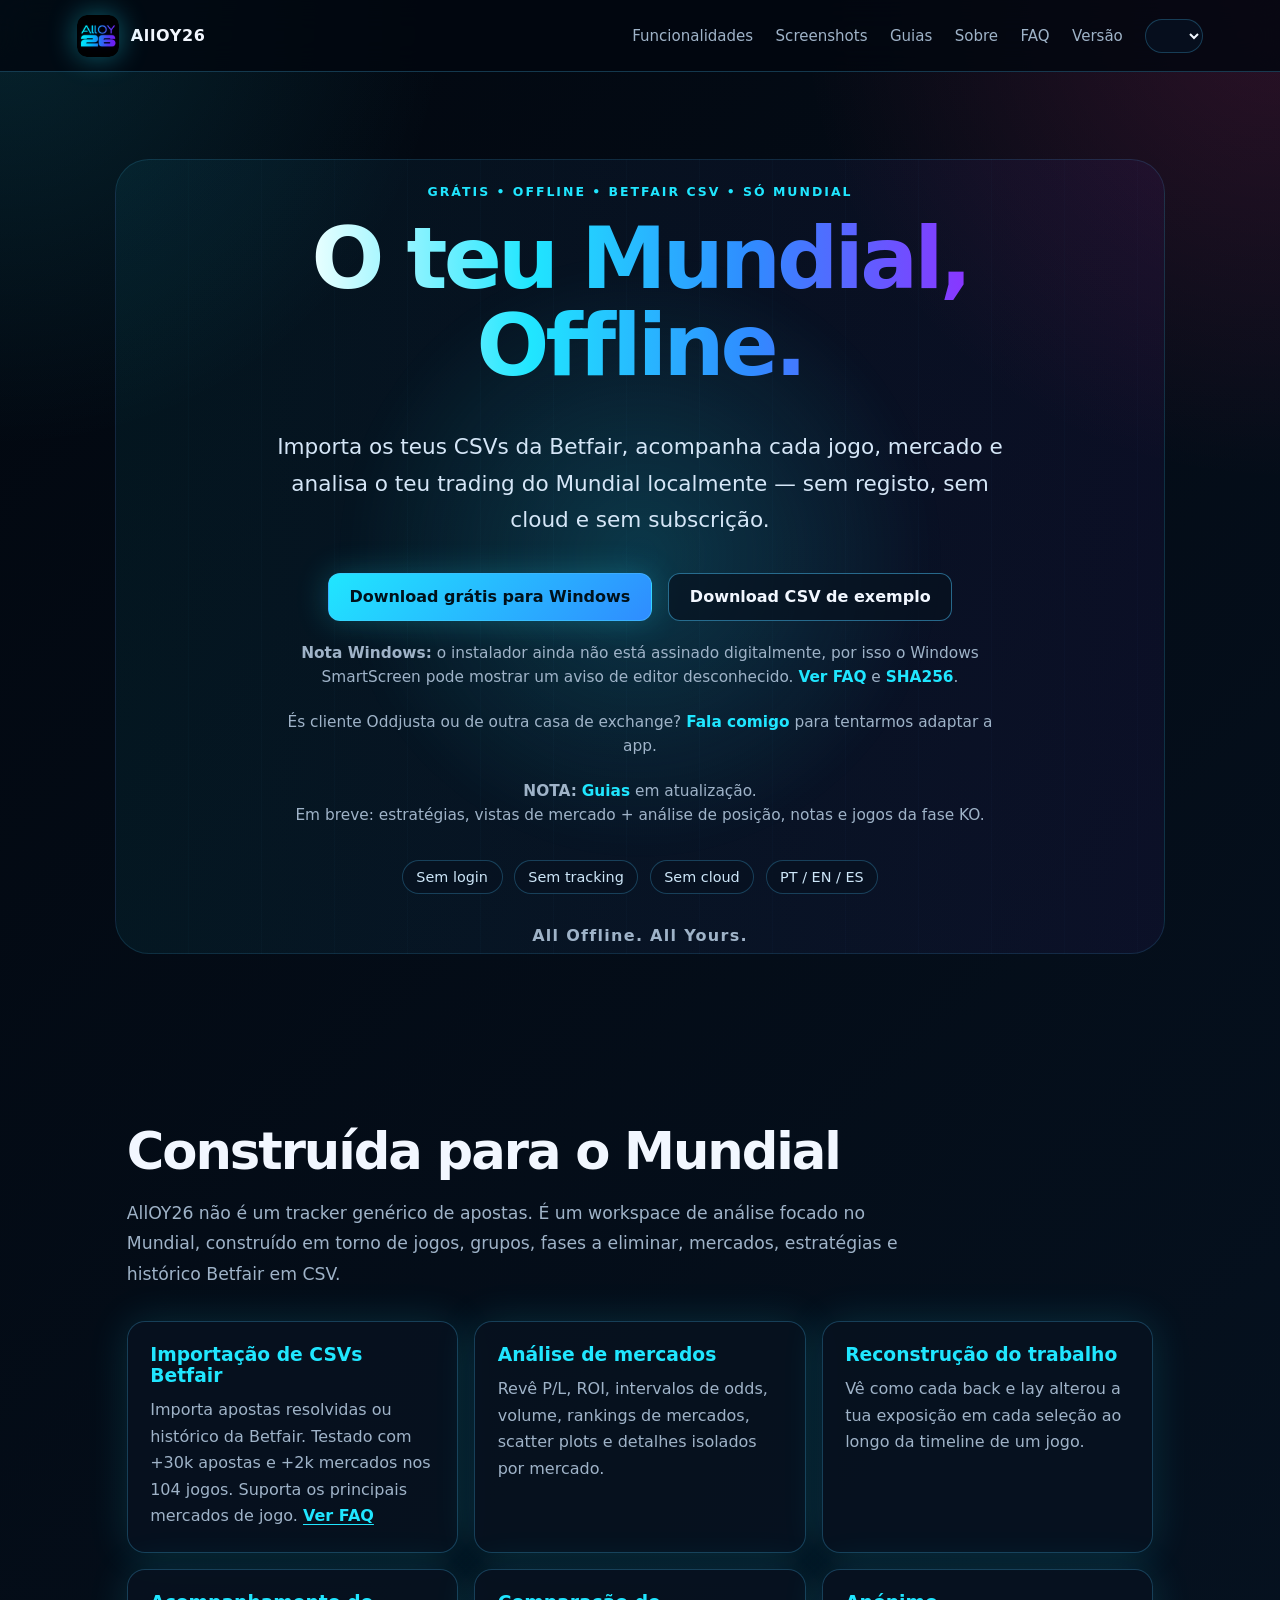
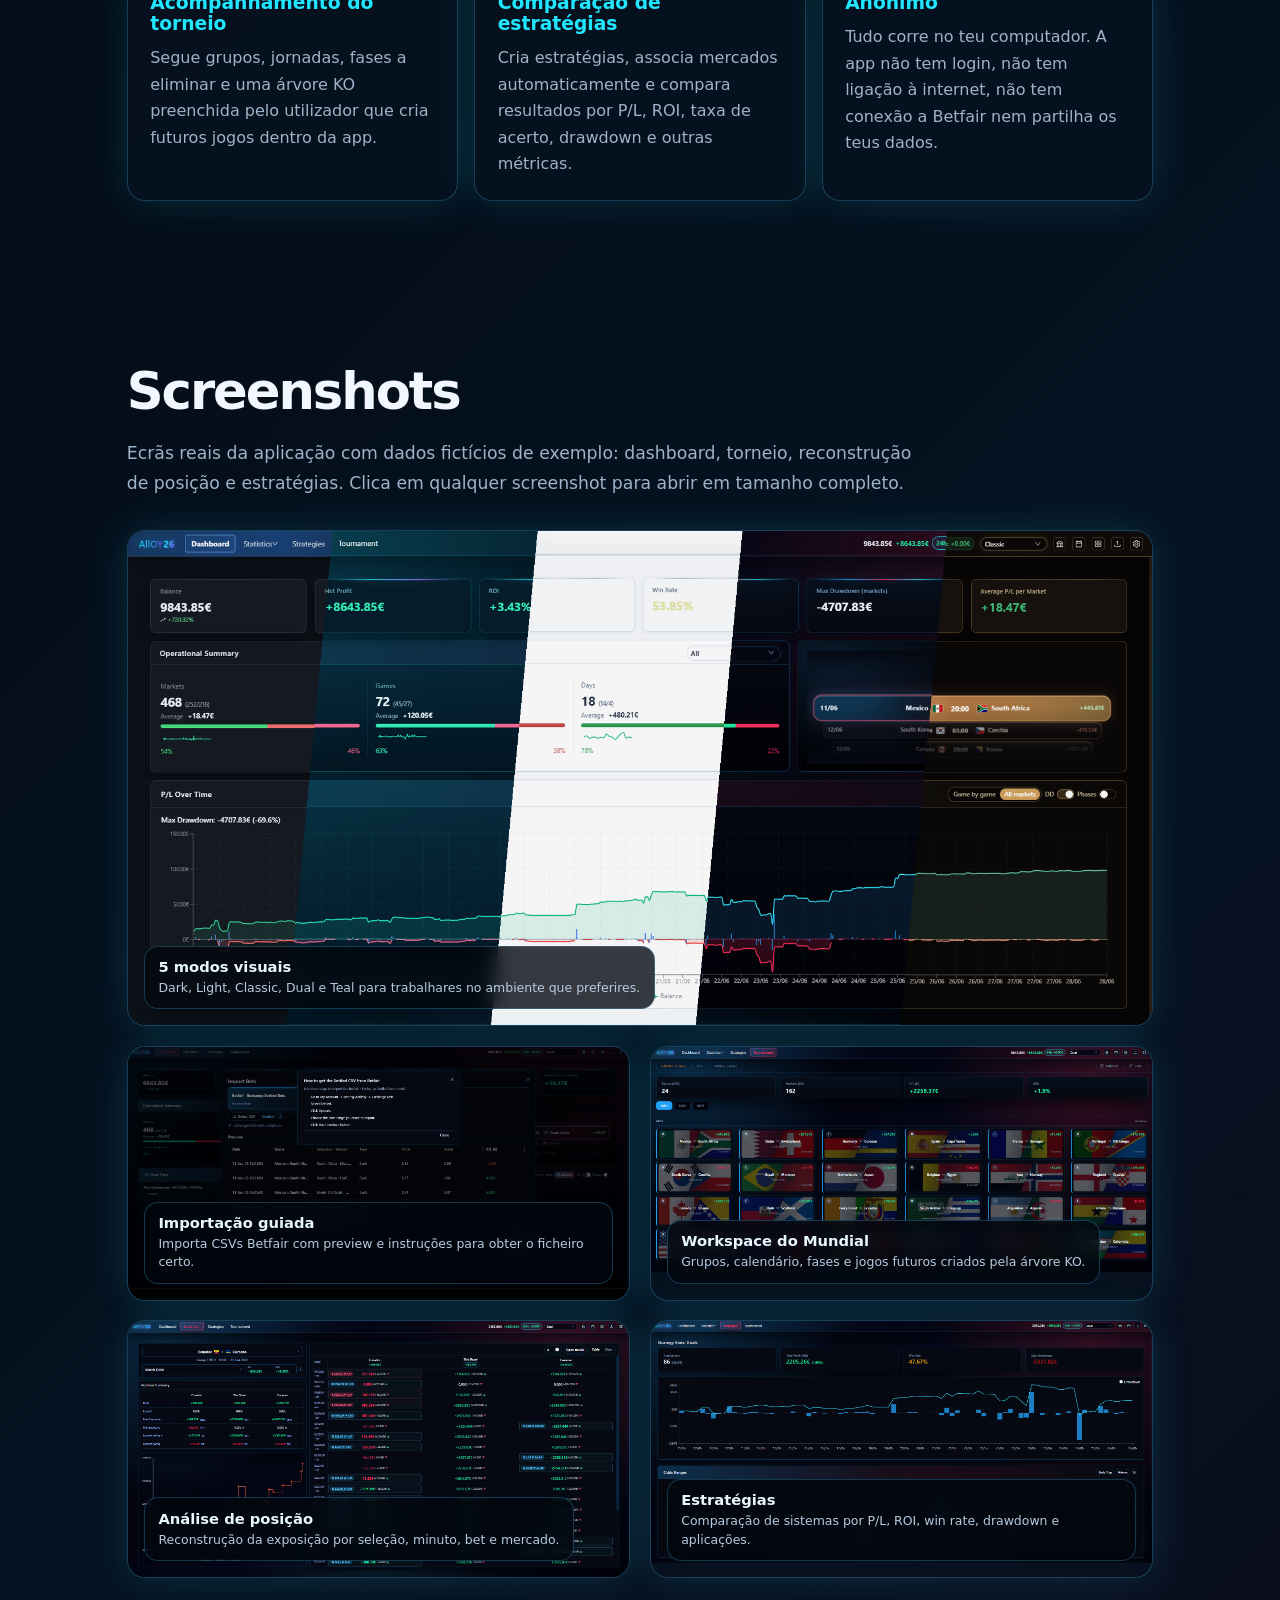
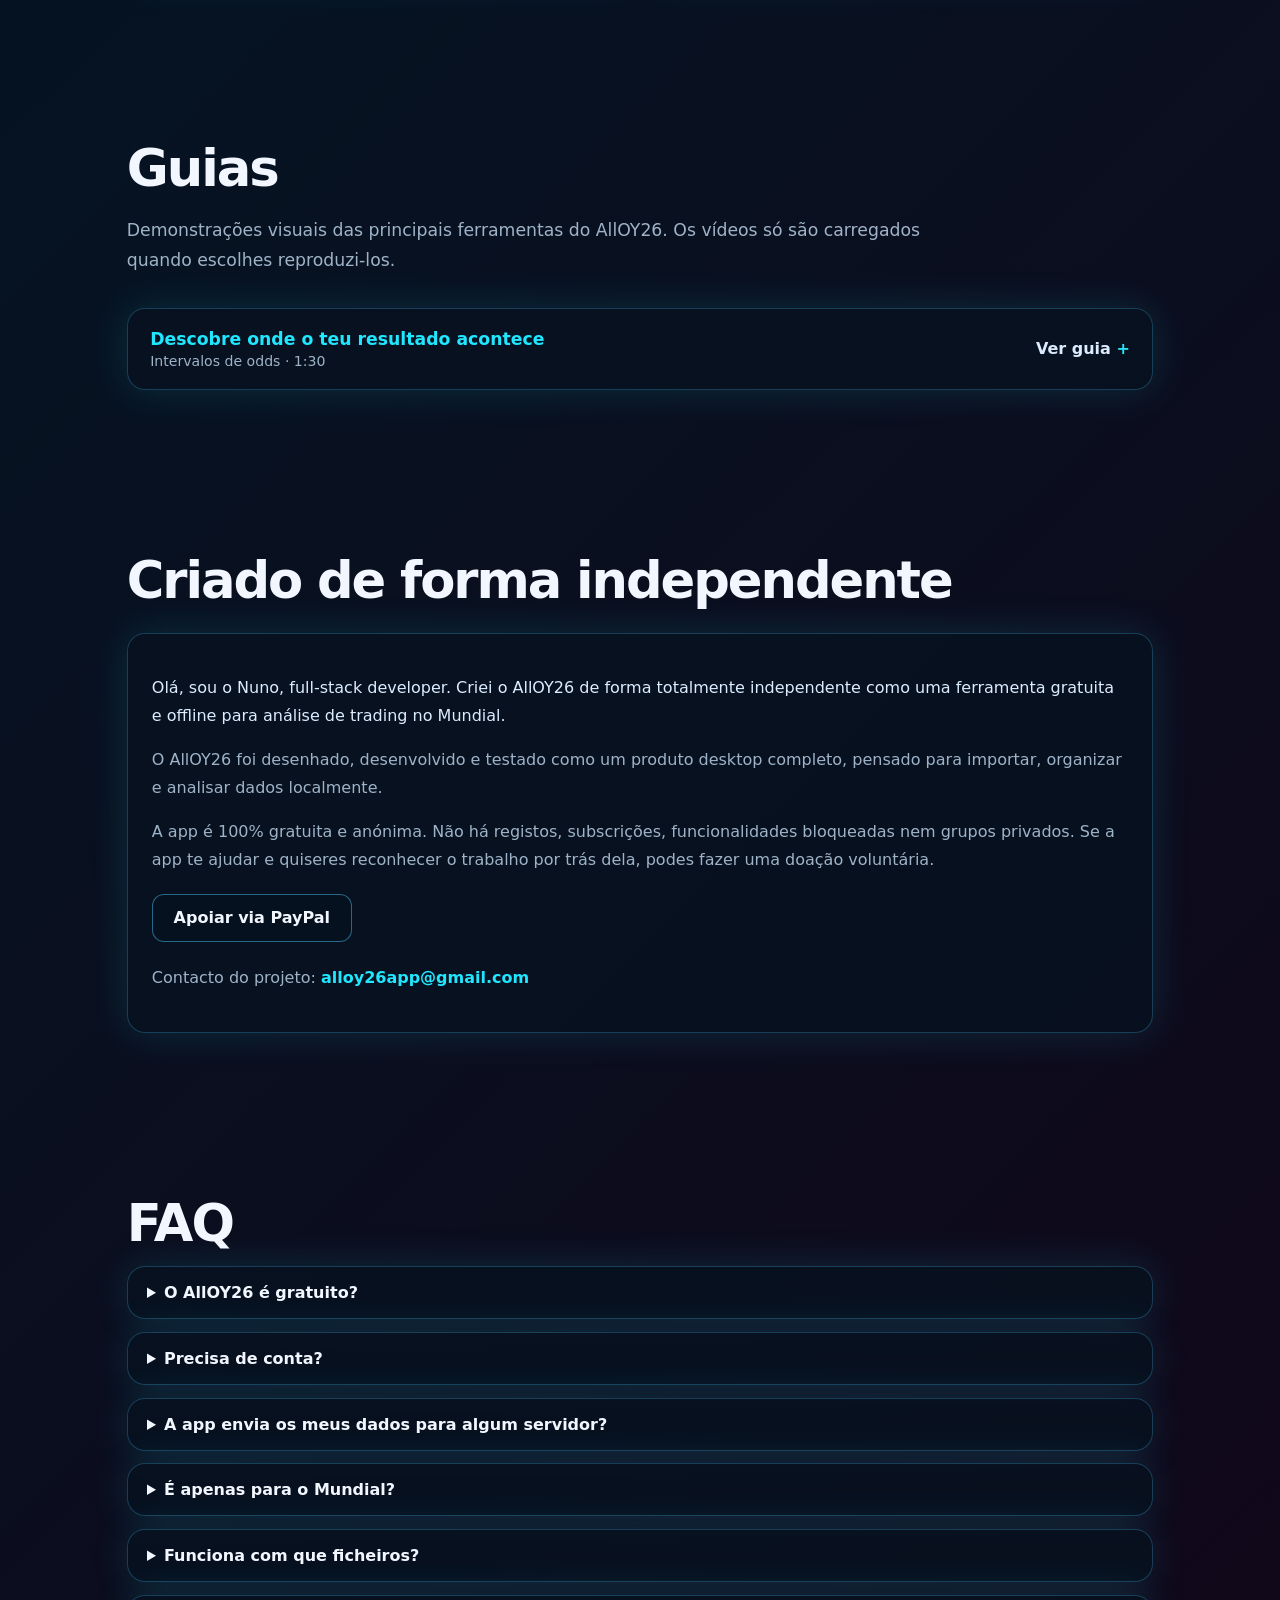
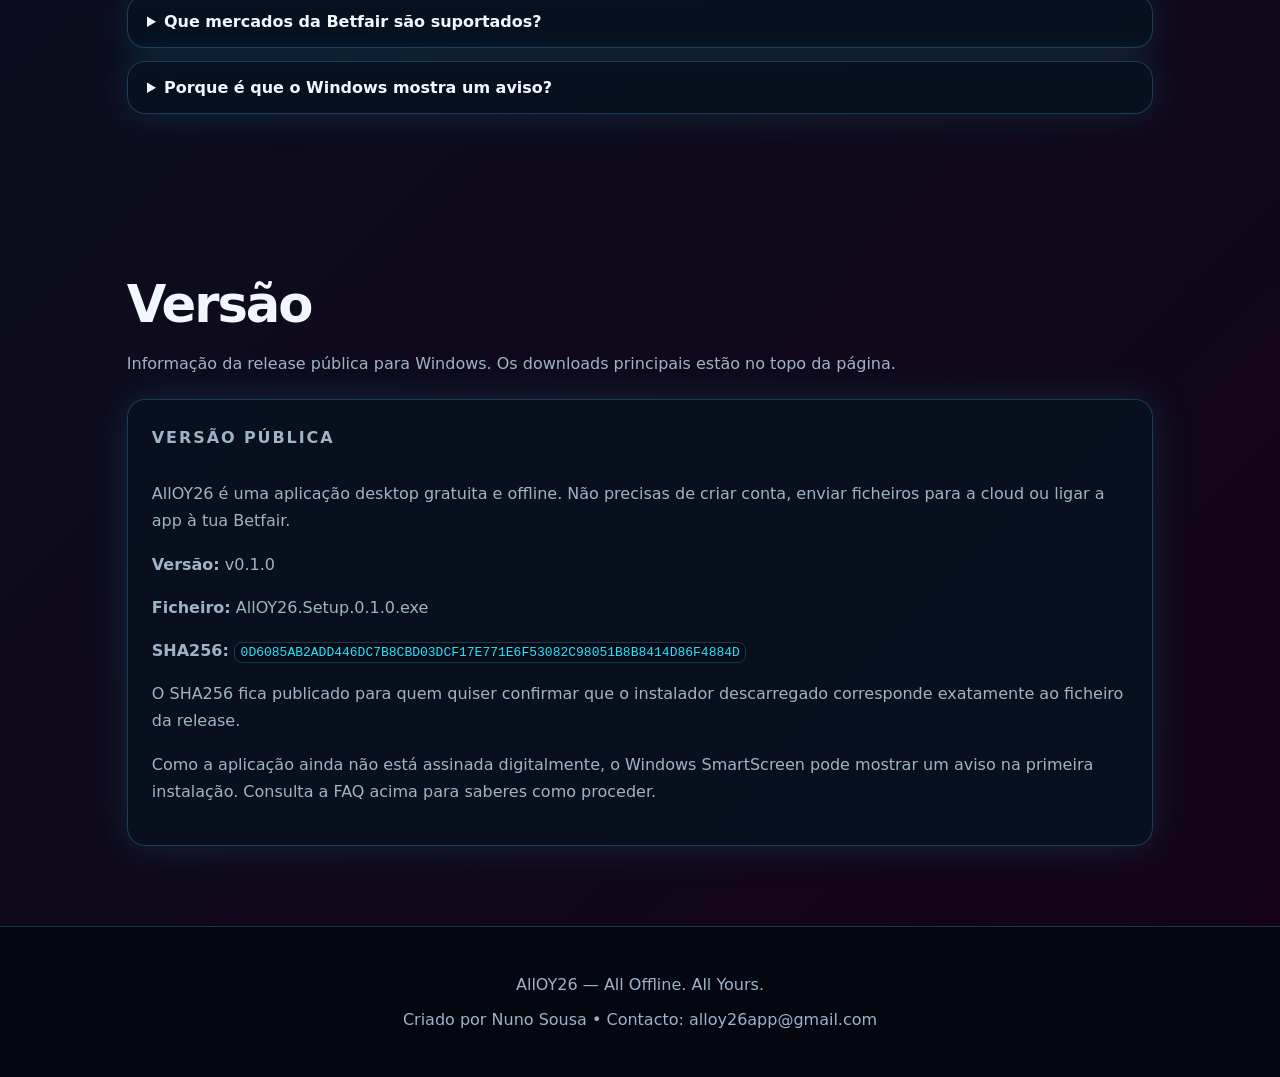
<file: index.html>
<!DOCTYPE html>
<html lang="pt">
<head>
  <meta charset="UTF-8" />
  <meta name="viewport" content="width=device-width, initial-scale=1.0" />

  <title>AllOY26 — Analista Offline de Trading para o Mundial</title>

  <meta
    name="description"
    content="AllOY26 é uma aplicação gratuita e offline para analisar trading do Mundial através de CSVs da Betfair. Sem conta, sem cloud e sem subscrição."
  />

  <link rel="stylesheet" href="styles.css" />
</head>

<body>
  <header class="site-header">
    <div class="brand">
      <img class="brand-logo" src="assets/logo.png" alt="Logótipo AllOY26">
      <span>AllOY26</span>
    </div>

    <nav>
      <a href="#features">Funcionalidades</a>
      <a href="#screenshots">Screenshots</a>
      <a href="#guides">Guias</a>
      <a href="#about">Sobre</a>
      <a href="#faq">FAQ</a>
      <a href="#download">Versão</a>
      <label class="language-picker" aria-label="Escolher idioma">
        <select onchange="window.location.href = this.value">
          <option value="index.html" selected>🇵🇹</option>
          <option value="en.html">🇬🇧</option>
          <option value="es.html">🇪🇸</option>
        </select>
      </label>
    </nav>
  </header>

  <main>
    <section class="hero">
      <div class="hero-glow"></div>

      <p class="eyebrow">Grátis • Offline • Betfair CSV • Só Mundial</p>

      <h1>O teu Mundial,<br>Offline.</h1>

      <p class="hero-text">
        Importa os teus CSVs da Betfair, acompanha cada jogo, mercado e analisa
        o teu trading do Mundial localmente — sem registo, sem cloud e sem subscrição.
      </p>

      <div class="hero-actions">
        <a class="btn primary" href="https://github.com/NunoSousa9/alloy26/releases/download/v0.1.0/AllOY26.Setup.0.1.0.exe">
          Download grátis para Windows
        </a>
        <a class="btn secondary" href="https://github.com/NunoSousa9/alloy26/releases/download/v0.1.0/ExchangeSettledBets_WCsample.csv">
          Download CSV de exemplo
        </a>
      </div>

      <p class="hero-note">
        <strong>Nota Windows:</strong> o instalador ainda não está assinado digitalmente,
        por isso o Windows SmartScreen pode mostrar um aviso de editor desconhecido.
        <a href="#faq">Ver FAQ</a> e <a href="#download">SHA256</a>.
      </p>

      <p class="hero-note">
        És cliente Oddjusta ou de outra casa de exchange?
        <a href="mailto:alloy26app@gmail.com">Fala comigo</a> para tentarmos adaptar a app.
      </p>

      <p class="hero-note">
        <strong>NOTA:</strong> <a href="#guides">Guias</a> em atualização.<br>
        Em breve: estratégias, vistas de mercado + análise de posição, notas
        e jogos da fase KO.
      </p>

      <div class="trust-row">
        <span>Sem login</span>
        <span>Sem tracking</span>
        <span>Sem cloud</span>
        <span>PT / EN / ES</span>
      </div>

      <p class="tagline">All Offline. All Yours.</p>
    </section>

    <section id="features" class="section">
      <h2>Construída para o Mundial</h2>

      <p class="section-intro">
        AllOY26 não é um tracker genérico de apostas. É um workspace de análise
        focado no Mundial, construído em torno de jogos, grupos, fases a eliminar,
        mercados, estratégias e histórico Betfair em CSV.
      </p>

      <div class="feature-grid">
        <article>
          <h3>Importação de CSVs Betfair</h3>
          <p>
            Importa apostas resolvidas ou histórico da Betfair. Testado com +30k
            apostas e +2k mercados nos 104 jogos. Suporta os principais mercados
            de jogo. <a href="#supported-markets">Ver FAQ</a>
          </p>
        </article>

        <article>
          <h3>Análise de mercados</h3>
          <p>
            Revê P/L, ROI, intervalos de odds, volume, rankings de mercados,
            scatter plots e detalhes isolados por mercado.
          </p>
        </article>

        <article>
          <h3>Reconstrução do trabalho</h3>
          <p>
            Vê como cada back e lay alterou a tua exposição em cada seleção
            ao longo da timeline de um jogo.
          </p>
        </article>

        <article>
          <h3>Acompanhamento do torneio</h3>
          <p>
            Segue grupos, jornadas, fases a eliminar e uma árvore KO preenchida
            pelo utilizador que cria futuros jogos dentro da app.
          </p>
        </article>

        <article>
          <h3>Comparação de estratégias</h3>
          <p>
            Cria estratégias, associa mercados automaticamente e compara resultados
            por P/L, ROI, taxa de acerto, drawdown e outras métricas.
          </p>
        </article>

        <article>
          <h3>Anónimo</h3>
          <p>
            Tudo corre no teu computador. A app não tem login, não tem ligação à internet,
            não tem conexão a Betfair nem partilha os teus dados.
          </p>
        </article>
      </div>
    </section>

    <section id="screenshots" class="section screenshots">
      <h2>Screenshots</h2>

      <p class="section-intro">
        Ecrãs reais da aplicação com dados fictícios de exemplo: dashboard,
        torneio, reconstrução de posição e estratégias. Clica em qualquer
        screenshot para abrir em tamanho completo.
      </p>

      <div class="screenshot-showcase">
        <a class="screenshot-card screenshot-main" href="assets/visual-modes.png" target="_blank" rel="noopener">
          <img src="assets/visual-modes.png" alt="Dashboard AllOY26 dividido em cinco modos visuais">
          <figcaption>
            <strong>5 modos visuais</strong>
            <span>Dark, Light, Classic, Dual e Teal para trabalhares no ambiente que preferires.</span>
          </figcaption>
        </a>

        <div class="screenshot-grid">
          <a class="screenshot-card" href="assets/import-guided.png" target="_blank" rel="noopener">
            <img src="assets/import-guided.png" alt="Importador AllOY26 com preview e instruções para obter CSV Betfair">
            <figcaption>
              <strong>Importação guiada</strong>
              <span>Importa CSVs Betfair com preview e instruções para obter o ficheiro certo.</span>
            </figcaption>
          </a>

          <a class="screenshot-card" href="assets/tournament.png" target="_blank" rel="noopener">
            <img src="assets/tournament.png" alt="Área de torneio do Mundial no AllOY26">
            <figcaption>
              <strong>Workspace do Mundial</strong>
              <span>Grupos, calendário, fases e jogos futuros criados pela árvore KO.</span>
            </figcaption>
          </a>

          <a class="screenshot-card" href="assets/position-analysis.png" target="_blank" rel="noopener">
            <img src="assets/position-analysis.png" alt="Análise de posição e exposição no AllOY26">
            <figcaption>
              <strong>Análise de posição</strong>
              <span>Reconstrução da exposição por seleção, minuto, bet e mercado.</span>
            </figcaption>
          </a>

          <a class="screenshot-card" href="assets/strategies.png" target="_blank" rel="noopener">
            <img src="assets/strategies.png" alt="Página de estatísticas de estratégias no AllOY26">
            <figcaption>
              <strong>Estratégias</strong>
              <span>Comparação de sistemas por P/L, ROI, win rate, drawdown e aplicações.</span>
            </figcaption>
          </a>
        </div>
      </div>
    </section>

    <section id="guides" class="section guides">
      <h2>Guias</h2>

      <p class="section-intro">
        Demonstrações visuais das principais ferramentas do AllOY26. Os vídeos
        só são carregados quando escolhes reproduzi-los.
      </p>

      <div class="guide-list">
        <details class="guide-card">
          <summary>
            <span>
              <strong>Descobre onde o teu resultado acontece</strong>
              <small>Intervalos de odds · 1:30</small>
            </span>
            <span class="guide-summary-action">Ver guia</span>
          </summary>

          <div class="guide-content">
            <div class="guide-copy">
              <p>
                Os breakpoints definem os limites usados para agrupar as odds.
                Entre dois breakpoints é criado um novo intervalo.
              </p>

              <p>
                Cada barra representa o Lucro/Perda total do intervalo. A altura
                da linha tracejada em cada intervalo representa o número de apostas
                realizadas nesse intervalo.
              </p>

              <div class="guide-reading">
                <p>
                  <strong>Barras · P/L</strong>
                  <span>Leitura no eixo esquerdo.</span>
                </p>
                <p>
                  <strong>Linhas tracejadas · Volume</strong>
                  <span>Leitura no eixo direito.</span>
                </p>
              </div>

              <p class="guide-tip">
                Ativa Back/Lay para separar apostas a favor/contra e adiciona breakpoints
                para analisar com maior detalhe os intervalos de odds relevantes.
              </p>
            </div>

            <div class="guide-video-shell" data-youtube-id="0q15yprqXrE">
              <button class="guide-video-trigger" type="button" aria-label="Reproduzir guia de intervalos de odds">
                <img src="assets/guide-odds-range.png" alt="Gráfico de intervalos de odds do AllOY26">
                <span class="guide-play">
                  <span class="guide-play-icon" aria-hidden="true">▶</span>
                  Ver demonstração
                </span>
              </button>
            </div>
          </div>
        </details>
      </div>
    </section>

    <section id="about" class="section about">
      <h2>Criado de forma independente</h2>

      <div class="about-card">
        <p>
          Olá, sou o Nuno, full-stack developer. Criei o AllOY26 de forma
          totalmente independente como uma ferramenta gratuita e offline para
          análise de trading no Mundial.
        </p>

        <p>
          O AllOY26 foi desenhado, desenvolvido e testado como um produto desktop
          completo, pensado para importar, organizar e analisar dados localmente.
        </p>

        <p>
          A app é 100% gratuita e anónima. Não há registos, subscrições,
          funcionalidades bloqueadas nem grupos privados. Se a app te ajudar
          e quiseres reconhecer o trabalho por trás dela, podes fazer uma
          doação voluntária.
        </p>

        <div class="about-actions">
          <a class="btn secondary" href="https://www.paypal.com/paypalme/AllOYApp" target="_blank" rel="noopener">
            Apoiar via PayPal
          </a>
        </div>

        <p>
          Contacto do projeto:
          <a href="mailto:alloy26app@gmail.com">alloy26app@gmail.com</a>
        </p>
      </div>
    </section>

    <section id="faq" class="section faq">
      <h2>FAQ</h2>

      <details>
        <summary>O AllOY26 é gratuito?</summary>
        <p>Sim. A aplicação é gratuita para descarregar e usar.</p>
      </details>

      <details>
        <summary>Precisa de conta?</summary>
        <p>Não. Não existe login, sistema de contas ou registo.</p>
      </details>

      <details>
        <summary>A app envia os meus dados para algum servidor?</summary>
        <p>Não. O AllOY26 é offline. Os teus CSVs e dados ficam no teu computador.</p>
      </details>

      <details>
        <summary>É apenas para o Mundial?</summary>
        <p>
          Sim. O AllOY26 foi construído especificamente para a estrutura, calendário,
          grupos e fases a eliminar do Mundial.
        </p>
      </details>

      <details>
        <summary>Funciona com que ficheiros?</summary>
        <p>
          A aplicação foi pensada para importar CSVs da Betfair relacionados com
          apostas e mercados do Mundial.
        </p>
      </details>

      <details id="supported-markets">
        <summary>Que mercados da Betfair são suportados?</summary>
        <p>
          O AllOY26 suporta os principais mercados de jogo do Mundial. Lista usando
          os nomes ingleses da Betfair:
        </p>
          <p>
            -Match Odds; <br/>
            -Over/Under Goals; <br/>
            -Correct Score; <br/>
            -Half Time; <br/>
            -First Half Goals;<br/>
            -Half Time Score; <br/>
            -Extra Time; <br/>
            -ET Over/Under Goals; <br/>
            -ET Correct Score; <br/>
            -Both Teams to Score?; <br/>
            -Double Chance; <br/>
            -Draw no Bet; <br/>
            -Method of Victory; <br/>
            -To Qualify;<br/>
            -Winner; <br/>
            -To Lift The Trophy.<br/>
          </p>
        <p>
          Não suporta mercados de cantos, cartões, handicaps, jogadores ou especiais.
        </p>
      </details>

      <details>
        <summary>Porque é que o Windows mostra um aviso?</summary>
        <p>
          Como o AllOY26 é uma app indie nova e ainda não possui certificado de assinatura
          digital, o Windows SmartScreen pode mostrar um aviso na primeira instalação.
          Isto é comum em aplicações novas de developers independentes.
        </p>
        <p>
          Para instalar, clica em "Mais informações" e depois em "Executar mesmo assim".
          Também podes verificar a integridade do ficheiro através do SHA256 publicado
          na secção Versão.
        </p>
      </details>

    </section>

    <section id="download" class="section download">
      <h2>Versão</h2>
    
      <p>
        Informação da release pública para Windows. Os downloads principais estão
        no topo da página.
      </p>
    
      <div class="download-box">
        <p class="status">Versão pública</p>
    
        <p>
          AllOY26 é uma aplicação desktop gratuita e offline. Não precisas de
          criar conta, enviar ficheiros para a cloud ou ligar a app à tua Betfair.
        </p>
    
        <p>
          <strong>Versão:</strong> v0.1.0
        </p>
    
        <p>
          <strong>Ficheiro:</strong> AllOY26.Setup.0.1.0.exe
        </p>
    
        <p>
          <strong>SHA256:</strong>
          <code>0D6085AB2ADD446DC7B8CBD03DCF17E771E6F53082C98051B8B8414D86F4884D</code>
        </p>
    
        <p>
          O SHA256 fica publicado para quem quiser confirmar que o instalador
          descarregado corresponde exatamente ao ficheiro da release.
        </p>
    
        <p>
          Como a aplicação ainda não está assinada digitalmente, o Windows SmartScreen
          pode mostrar um aviso na primeira instalação. Consulta a FAQ acima para saberes
          como proceder.
        </p>
      </div>
    </section>
  </main>

  <footer>
    <p>AllOY26 — All Offline. All Yours.</p>
    <p>Criado por Nuno Sousa • Contacto: alloy26app@gmail.com</p>
  </footer>

  <script>
    function openAnchoredDetails() {
      const targetId = window.location.hash.slice(1);
      if (!targetId) return;

      const target = document.getElementById(targetId);
      if (target && target.tagName.toLowerCase() === "details") {
        target.open = true;
        const scrollTarget = target.closest(".faq") || target;
        scrollTarget.scrollIntoView({ behavior: "smooth", block: "start" });
      }
    }

    window.addEventListener("DOMContentLoaded", openAnchoredDetails);
    window.addEventListener("hashchange", openAnchoredDetails);

    document.querySelectorAll(".guide-video-trigger").forEach((trigger) => {
      trigger.addEventListener("click", () => {
        const shell = trigger.closest(".guide-video-shell");
        const videoId = shell?.dataset.youtubeId;
        if (!shell || !videoId) return;

        const iframe = document.createElement("iframe");
        iframe.src = `https://www.youtube-nocookie.com/embed/${videoId}?autoplay=1&rel=0`;
        iframe.title = "Guia AllOY26: intervalos de odds";
        iframe.allow = "accelerometer; autoplay; clipboard-write; encrypted-media; gyroscope; picture-in-picture; web-share";
        iframe.allowFullscreen = true;
        iframe.referrerPolicy = "strict-origin-when-cross-origin";

        shell.replaceChildren(iframe);
      }, { once: true });
    });
  </script>
</body>
</html>
</file>
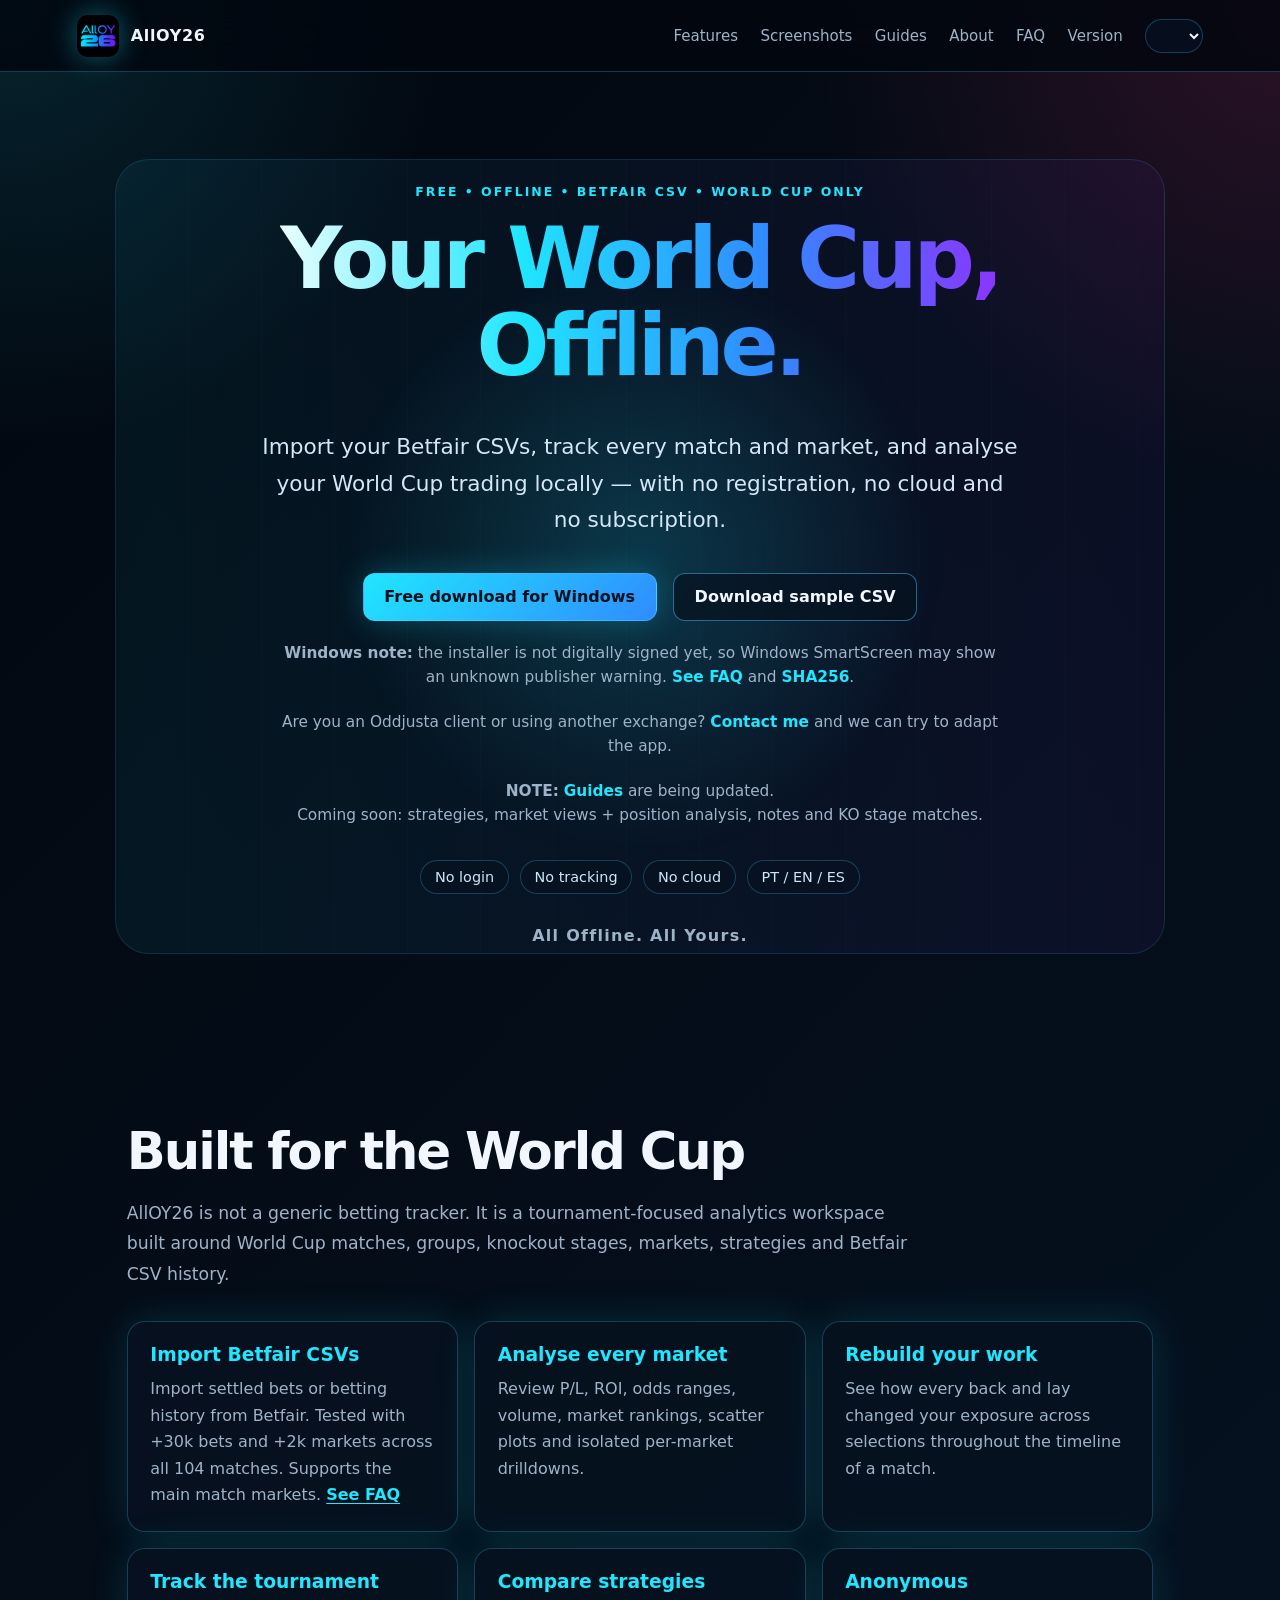
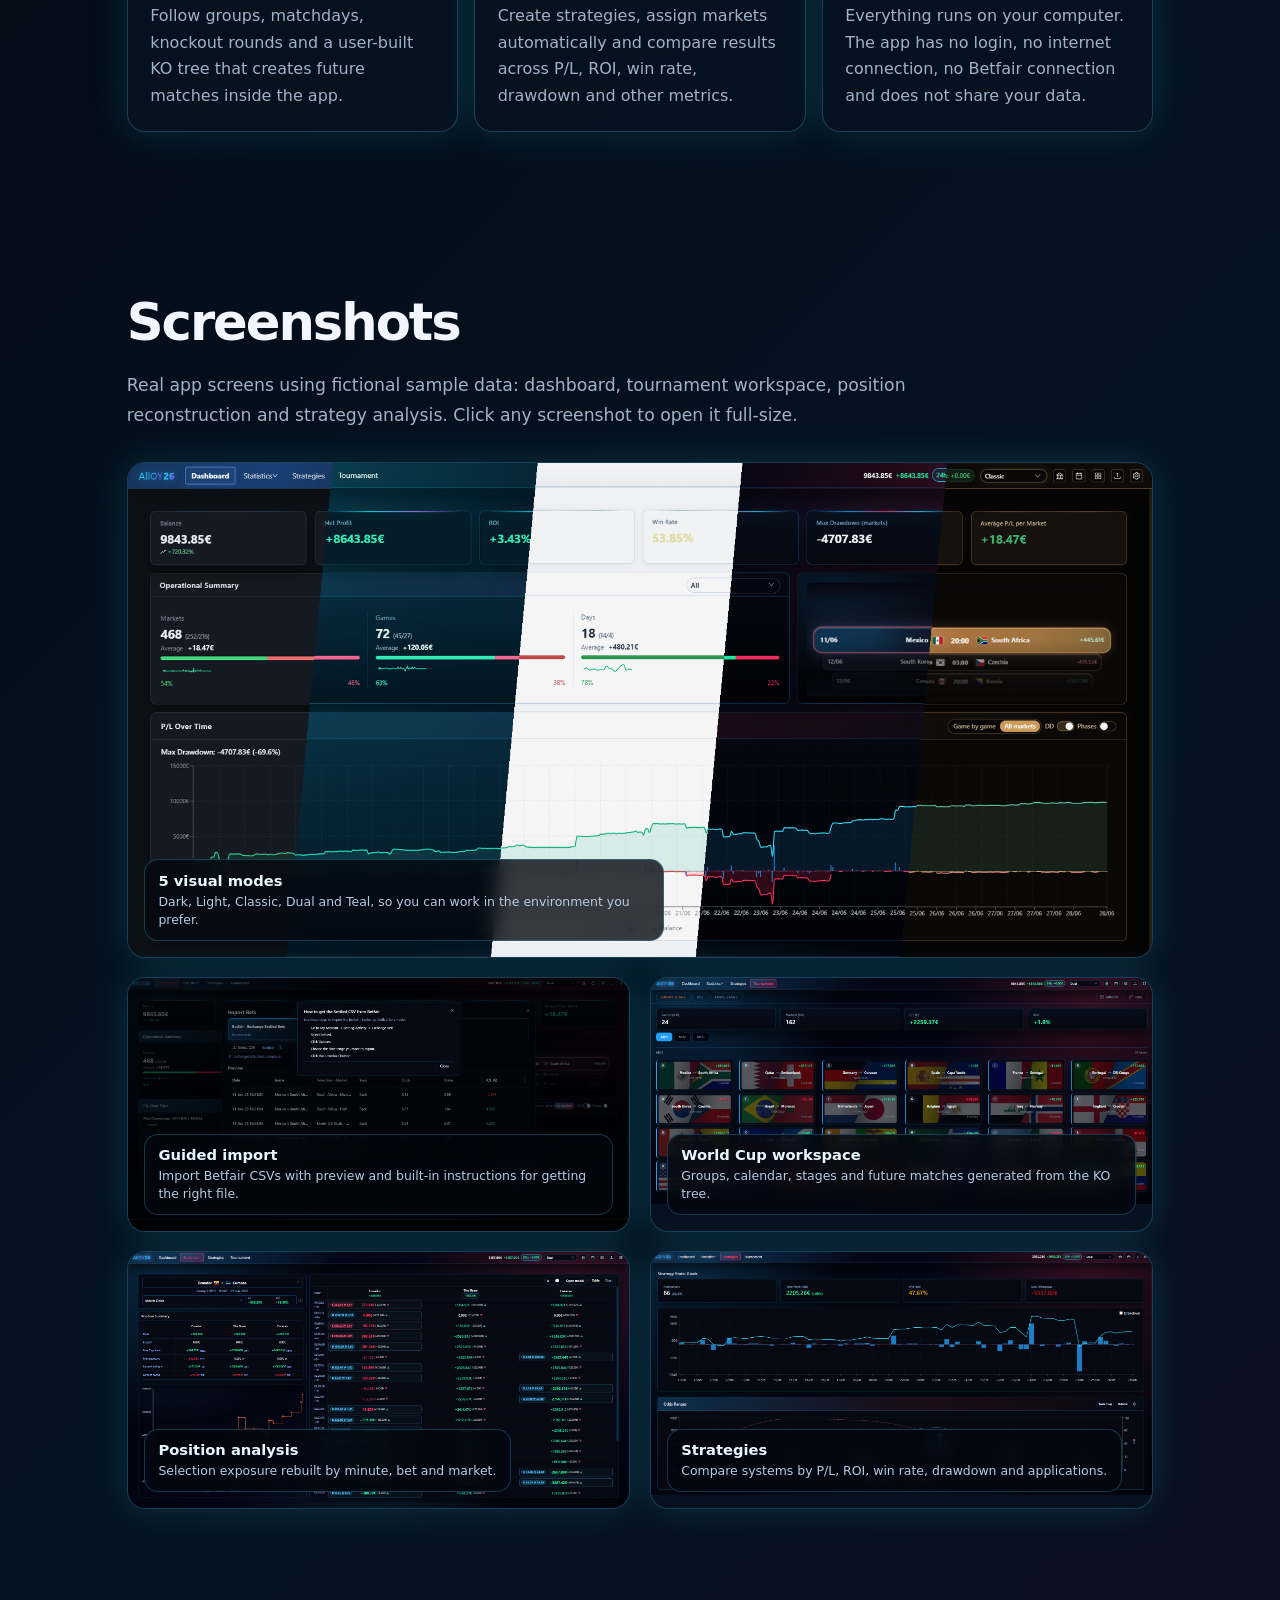
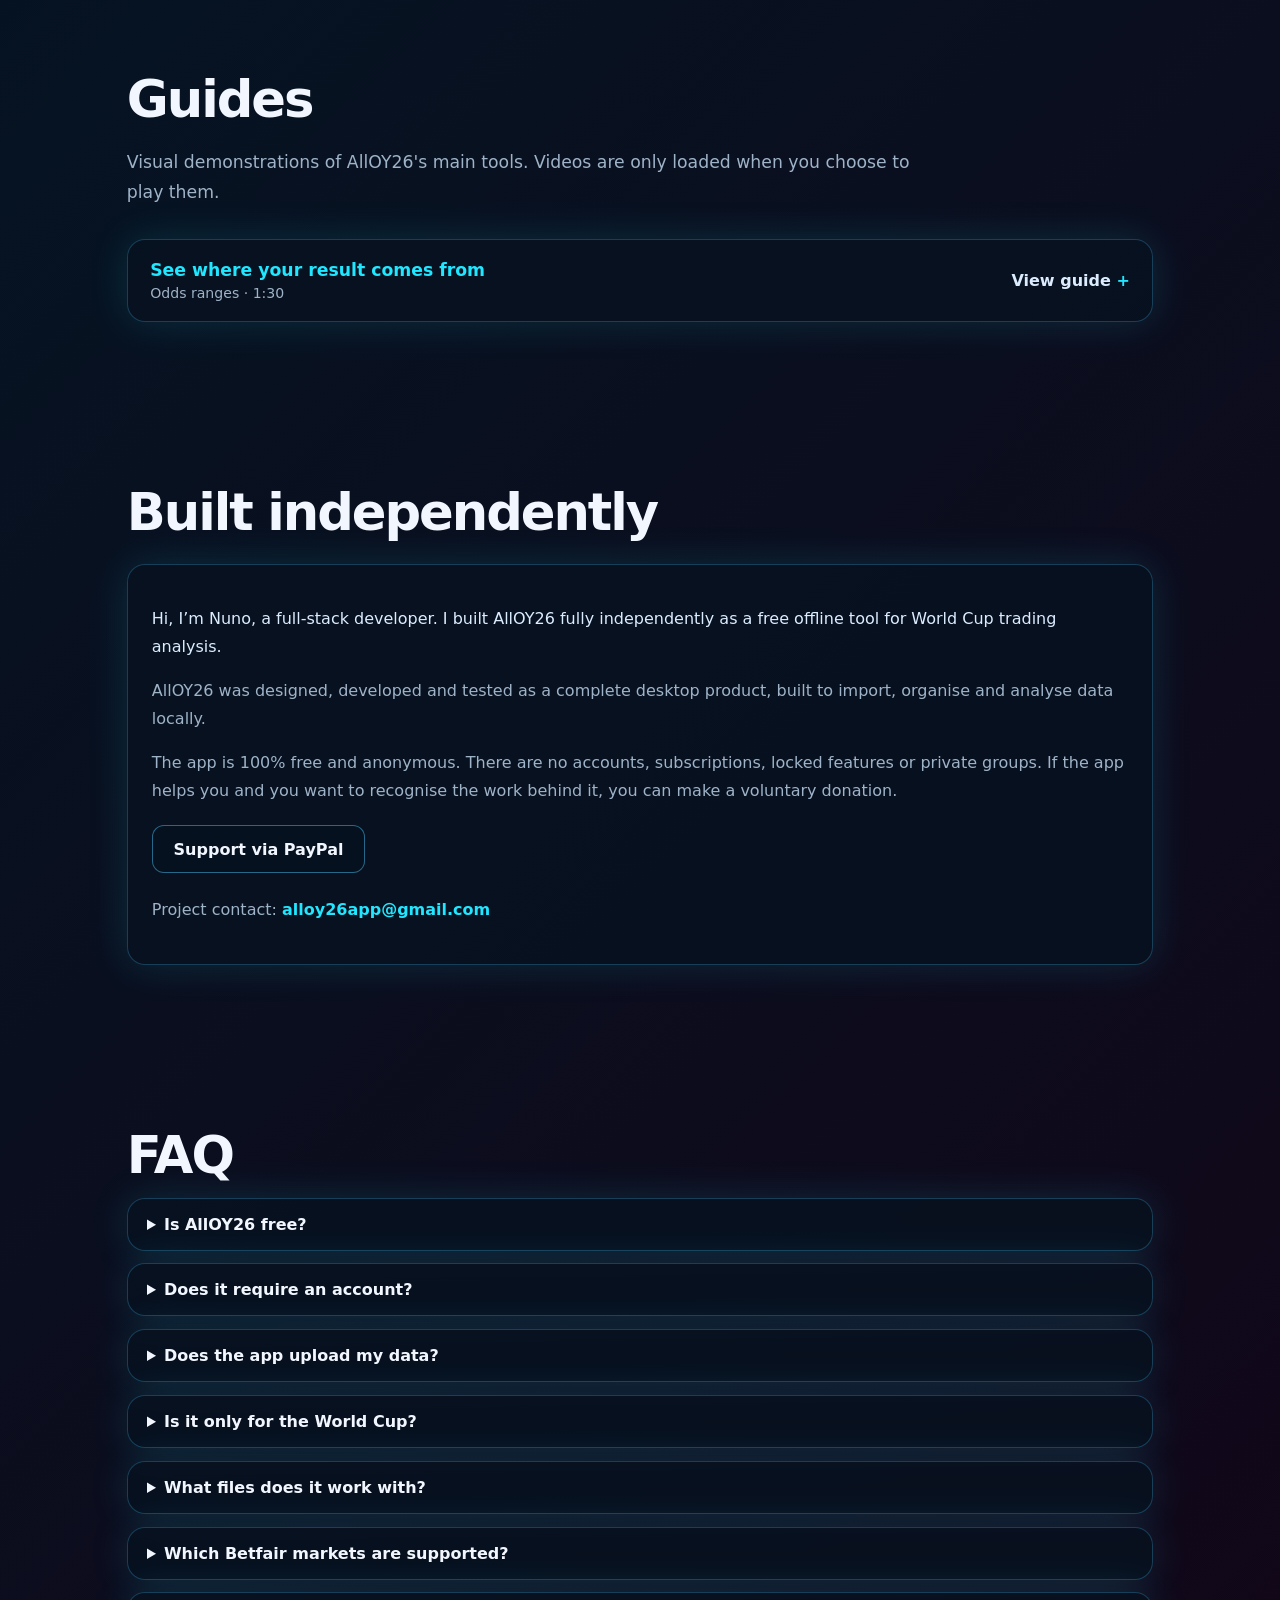
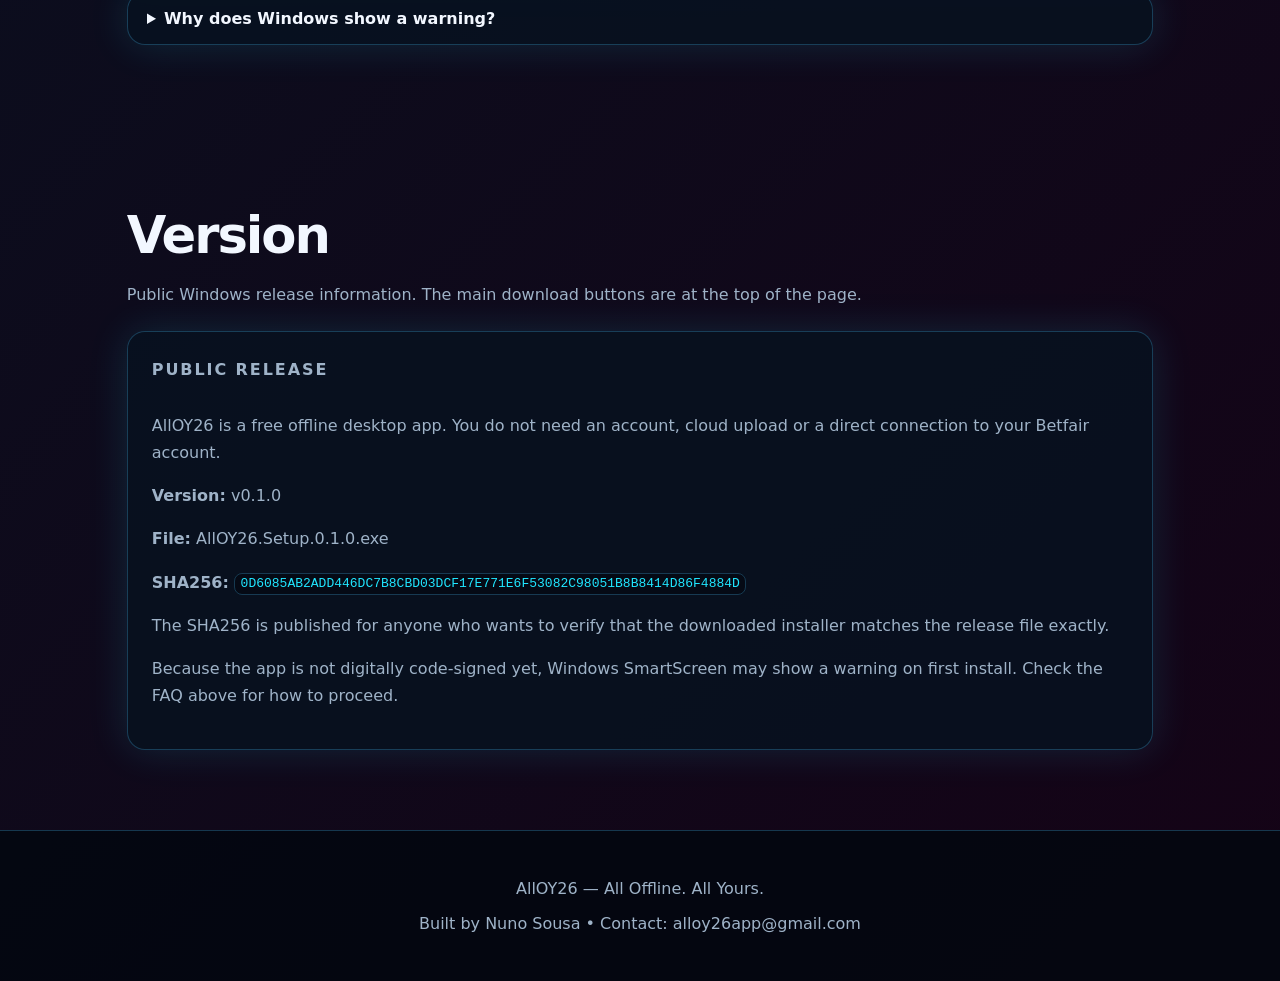
<file: en.html>
<!DOCTYPE html>
<html lang="en">
<head>
  <meta charset="UTF-8" />
  <meta name="viewport" content="width=device-width, initial-scale=1.0" />

  <title>AllOY26 — Offline World Cup Trading Analyst</title>

  <meta
    name="description"
    content="AllOY26 is a free offline World Cup trading analyst for Betfair CSVs. No account, no cloud, no subscription."
  />

  <link rel="stylesheet" href="styles.css" />
</head>

<body>
  <header class="site-header">
    <div class="brand">
      <img class="brand-logo" src="assets/logo.png" alt="AllOY26 logo">
      <span>AllOY26</span>
    </div>

    <nav>
      <a href="#features">Features</a>
      <a href="#screenshots">Screenshots</a>
      <a href="#guides">Guides</a>
      <a href="#about">About</a>
      <a href="#faq">FAQ</a>
      <a href="#download">Version</a>
      <label class="language-picker" aria-label="Choose language">
        <select onchange="window.location.href = this.value">
          <option value="index.html">🇵🇹</option>
          <option value="en.html" selected>🇬🇧</option>
          <option value="es.html">🇪🇸</option>
        </select>
      </label>
    </nav>
  </header>

  <main>
    <section class="hero">
      <div class="hero-glow"></div>

      <p class="eyebrow">Free • Offline • Betfair CSV • World Cup only</p>

      <h1>Your World Cup,<br>Offline.</h1>

      <p class="hero-text">
        Import your Betfair CSVs, track every match and market, and analyse
        your World Cup trading locally — with no registration, no cloud and no subscription.
      </p>

      <div class="hero-actions">
        <a class="btn primary" href="https://github.com/NunoSousa9/alloy26/releases/download/v0.1.0/AllOY26.Setup.0.1.0.exe">
          Free download for Windows
        </a>
        <a class="btn secondary" href="https://github.com/NunoSousa9/alloy26/releases/download/v0.1.0/ExchangeSettledBets_WCsample.csv">
          Download sample CSV
        </a>
      </div>

      <p class="hero-note">
        <strong>Windows note:</strong> the installer is not digitally signed yet,
        so Windows SmartScreen may show an unknown publisher warning.
        <a href="#faq">See FAQ</a> and <a href="#download">SHA256</a>.
      </p>

      <p class="hero-note">
        Are you an Oddjusta client or using another exchange?
        <a href="mailto:alloy26app@gmail.com">Contact me</a> and we can try to adapt the app.
      </p>

      <p class="hero-note">
        <strong>NOTE:</strong> <a href="#guides">Guides</a> are being updated.<br>
        Coming soon: strategies, market views + position analysis, notes
        and KO stage matches.
      </p>

      <div class="trust-row">
        <span>No login</span>
        <span>No tracking</span>
        <span>No cloud</span>
        <span>PT / EN / ES</span>
      </div>

      <p class="tagline">All Offline. All Yours.</p>
    </section>

    <section id="features" class="section">
      <h2>Built for the World Cup</h2>

      <p class="section-intro">
        AllOY26 is not a generic betting tracker. It is a tournament-focused
        analytics workspace built around World Cup matches, groups, knockout stages,
        markets, strategies and Betfair CSV history.
      </p>

      <div class="feature-grid">
        <article>
          <h3>Import Betfair CSVs</h3>
          <p>
            Import settled bets or betting history from Betfair. Tested with +30k
            bets and +2k markets across all 104 matches. Supports the main match
            markets. <a href="#supported-markets">See FAQ</a>
          </p>
        </article>

        <article>
          <h3>Analyse every market</h3>
          <p>
            Review P/L, ROI, odds ranges, volume, market rankings, scatter plots
            and isolated per-market drilldowns.
          </p>
        </article>

        <article>
          <h3>Rebuild your work</h3>
          <p>
            See how every back and lay changed your exposure across selections
            throughout the timeline of a match.
          </p>
        </article>

        <article>
          <h3>Track the tournament</h3>
          <p>
            Follow groups, matchdays, knockout rounds and a user-built KO tree
            that creates future matches inside the app.
          </p>
        </article>

        <article>
          <h3>Compare strategies</h3>
          <p>
            Create strategies, assign markets automatically and compare results
            across P/L, ROI, win rate, drawdown and other metrics.
          </p>
        </article>

        <article>
          <h3>Anonymous</h3>
          <p>
            Everything runs on your computer. The app has no login, no internet connection,
            no Betfair connection and does not share your data.
          </p>
        </article>
      </div>
    </section>

    <section id="screenshots" class="section screenshots">
      <h2>Screenshots</h2>

      <p class="section-intro">
        Real app screens using fictional sample data: dashboard, tournament workspace,
        position reconstruction and strategy analysis. Click any screenshot to open it full-size.
      </p>

      <div class="screenshot-showcase">
        <a class="screenshot-card screenshot-main" href="assets/visual-modes.png" target="_blank" rel="noopener">
          <img src="assets/visual-modes.png" alt="AllOY26 dashboard split across five visual modes">
          <figcaption>
            <strong>5 visual modes</strong>
            <span>Dark, Light, Classic, Dual and Teal, so you can work in the environment you prefer.</span>
          </figcaption>
        </a>

        <div class="screenshot-grid">
          <a class="screenshot-card" href="assets/import-guided.png" target="_blank" rel="noopener">
            <img src="assets/import-guided.png" alt="AllOY26 importer with CSV preview and Betfair instructions">
            <figcaption>
              <strong>Guided import</strong>
              <span>Import Betfair CSVs with preview and built-in instructions for getting the right file.</span>
            </figcaption>
          </a>

          <a class="screenshot-card" href="assets/tournament.png" target="_blank" rel="noopener">
            <img src="assets/tournament.png" alt="AllOY26 World Cup tournament workspace">
            <figcaption>
              <strong>World Cup workspace</strong>
              <span>Groups, calendar, stages and future matches generated from the KO tree.</span>
            </figcaption>
          </a>

          <a class="screenshot-card" href="assets/position-analysis.png" target="_blank" rel="noopener">
            <img src="assets/position-analysis.png" alt="AllOY26 position and exposure analysis screen">
            <figcaption>
              <strong>Position analysis</strong>
              <span>Selection exposure rebuilt by minute, bet and market.</span>
            </figcaption>
          </a>

          <a class="screenshot-card" href="assets/strategies.png" target="_blank" rel="noopener">
            <img src="assets/strategies.png" alt="AllOY26 strategy statistics screen">
            <figcaption>
              <strong>Strategies</strong>
              <span>Compare systems by P/L, ROI, win rate, drawdown and applications.</span>
            </figcaption>
          </a>
        </div>
      </div>
    </section>

    <section id="guides" class="section guides">
      <h2>Guides</h2>

      <p class="section-intro">
        Visual demonstrations of AllOY26's main tools. Videos are only loaded
        when you choose to play them.
      </p>

      <div class="guide-list">
        <details class="guide-card">
          <summary>
            <span>
              <strong>See where your result comes from</strong>
              <small>Odds ranges · 1:30</small>
            </span>
            <span class="guide-summary-action">View guide</span>
          </summary>

          <div class="guide-content">
            <div class="guide-copy">
              <p>
                Breakpoints define the boundaries used to group odds. A new range
                is created between two breakpoints.
              </p>

              <p>
                Each bar represents the total Profit/Loss for that range. The height
                of the dashed line in each range represents the number of bets placed
                within it.
              </p>

              <div class="guide-reading">
                <p>
                  <strong>Bars · P/L</strong>
                  <span>Read against the left axis.</span>
                </p>
                <p>
                  <strong>Dashed lines · Volume</strong>
                  <span>Read against the right axis.</span>
                </p>
              </div>

              <p class="guide-tip">
                Enable Back/Lay to separate back and lay bets, then add breakpoints
                to analyse the relevant odds ranges in greater detail.
              </p>
            </div>

            <div class="guide-video-shell" data-youtube-id="0q15yprqXrE">
              <button class="guide-video-trigger" type="button" aria-label="Play odds range guide">
                <img src="assets/guide-odds-range.png" alt="AllOY26 odds range chart">
                <span class="guide-play">
                  <span class="guide-play-icon" aria-hidden="true">▶</span>
                  Watch demonstration
                </span>
              </button>
            </div>
          </div>
        </details>
      </div>
    </section>

    <section id="about" class="section about">
      <h2>Built independently</h2>

      <div class="about-card">
        <p>
          Hi, I’m Nuno, a full-stack developer. I built AllOY26 fully
          independently as a free offline tool for World Cup trading analysis.
        </p>

        <p>
          AllOY26 was designed, developed and tested as a complete desktop product,
          built to import, organise and analyse data locally.
        </p>

        <p>
          The app is 100% free and anonymous. There are no accounts,
          subscriptions, locked features or private groups. If the app helps you
          and you want to recognise the work behind it, you can make a voluntary
          donation.
        </p>

        <div class="about-actions">
          <a class="btn secondary" href="https://www.paypal.com/paypalme/AllOYApp" target="_blank" rel="noopener">
            Support via PayPal
          </a>
        </div>

        <p>
          Project contact:
          <a href="mailto:alloy26app@gmail.com">alloy26app@gmail.com</a>
        </p>
      </div>
    </section>

    <section id="faq" class="section faq">
      <h2>FAQ</h2>

      <details>
        <summary>Is AllOY26 free?</summary>
        <p>Yes. The app is free to download and use.</p>
      </details>

      <details>
        <summary>Does it require an account?</summary>
        <p>No. There is no login, account system or registration.</p>
      </details>

      <details>
        <summary>Does the app upload my data?</summary>
        <p>No. AllOY26 is offline. Your CSVs and data stay on your computer.</p>
      </details>

      <details>
        <summary>Is it only for the World Cup?</summary>
        <p>
          Yes. AllOY26 was built specifically around the World Cup structure,
          calendar, groups and knockout stages.
        </p>
      </details>

      <details>
        <summary>What files does it work with?</summary>
        <p>
          The app was designed to import Betfair CSVs related to World Cup bets
          and markets.
        </p>
      </details>

      <details id="supported-markets">
        <summary>Which Betfair markets are supported?</summary>
        <p>
          AllOY26 supports the main World Cup match markets:
        </p>
          <p>
            -Match Odds; <br/>
            -Over/Under Goals; <br/>
            -Correct Score; <br/>
            -Half Time; <br/>
            -First Half Goals;<br/>
            -Half Time Score; <br/>
            -Extra Time; <br/>
            -ET Over/Under Goals; <br/>
            -ET Correct Score; <br/>
            -Both Teams to Score?; <br/>
            -Double Chance; <br/>
            -Draw no Bet; <br/>
            -Method of Victory; <br/>
            -To Qualify;<br/>
            -Winner; <br/>
            -To Lift The Trophy.<br/>
          </p>
        <p>
          It does not support corners, cards, handicaps, players or special markets.
        </p>
      </details>

      <details>
        <summary>Why does Windows show a warning?</summary>
        <p>
          Because AllOY26 is a new indie app and is not digitally code-signed yet,
          Windows SmartScreen may show a warning on first install. This is common
          for new applications from independent developers.
        </p>
        <p>
          To install it, click "More info" and then "Run anyway".
          You can also verify the file integrity using the SHA256 checksum published
          in the Version section.
        </p>
      </details>

    </section>

    <section id="download" class="section download">
      <h2>Version</h2>
    
      <p>
        Public Windows release information. The main download buttons are at the
        top of the page.
      </p>
    
      <div class="download-box">
        <p class="status">Public release</p>
    
        <p>
          AllOY26 is a free offline desktop app. You do not need an account,
          cloud upload or a direct connection to your Betfair account.
        </p>
    
        <p>
          <strong>Version:</strong> v0.1.0
        </p>
    
        <p>
          <strong>File:</strong> AllOY26.Setup.0.1.0.exe
        </p>
    
        <p>
          <strong>SHA256:</strong>
          <code>0D6085AB2ADD446DC7B8CBD03DCF17E771E6F53082C98051B8B8414D86F4884D</code>
        </p>
    
        <p>
          The SHA256 is published for anyone who wants to verify that the downloaded
          installer matches the release file exactly.
        </p>
    
        <p>
          Because the app is not digitally code-signed yet, Windows SmartScreen may show
          a warning on first install. Check the FAQ above for how to proceed.
        </p>
      </div>
    </section>
  </main>

  <footer>
    <p>AllOY26 — All Offline. All Yours.</p>
    <p>Built by Nuno Sousa • Contact: alloy26app@gmail.com</p>
  </footer>

  <script>
    function openAnchoredDetails() {
      const targetId = window.location.hash.slice(1);
      if (!targetId) return;

      const target = document.getElementById(targetId);
      if (target && target.tagName.toLowerCase() === "details") {
        target.open = true;
        const scrollTarget = target.closest(".faq") || target;
        scrollTarget.scrollIntoView({ behavior: "smooth", block: "start" });
      }
    }

    window.addEventListener("DOMContentLoaded", openAnchoredDetails);
    window.addEventListener("hashchange", openAnchoredDetails);

    document.querySelectorAll(".guide-video-trigger").forEach((trigger) => {
      trigger.addEventListener("click", () => {
        const shell = trigger.closest(".guide-video-shell");
        const videoId = shell?.dataset.youtubeId;
        if (!shell || !videoId) return;

        const iframe = document.createElement("iframe");
        iframe.src = `https://www.youtube-nocookie.com/embed/${videoId}?autoplay=1&rel=0`;
        iframe.title = "AllOY26 guide: odds ranges";
        iframe.allow = "accelerometer; autoplay; clipboard-write; encrypted-media; gyroscope; picture-in-picture; web-share";
        iframe.allowFullscreen = true;
        iframe.referrerPolicy = "strict-origin-when-cross-origin";

        shell.replaceChildren(iframe);
      }, { once: true });
    });
  </script>
</body>
</html>
</file>
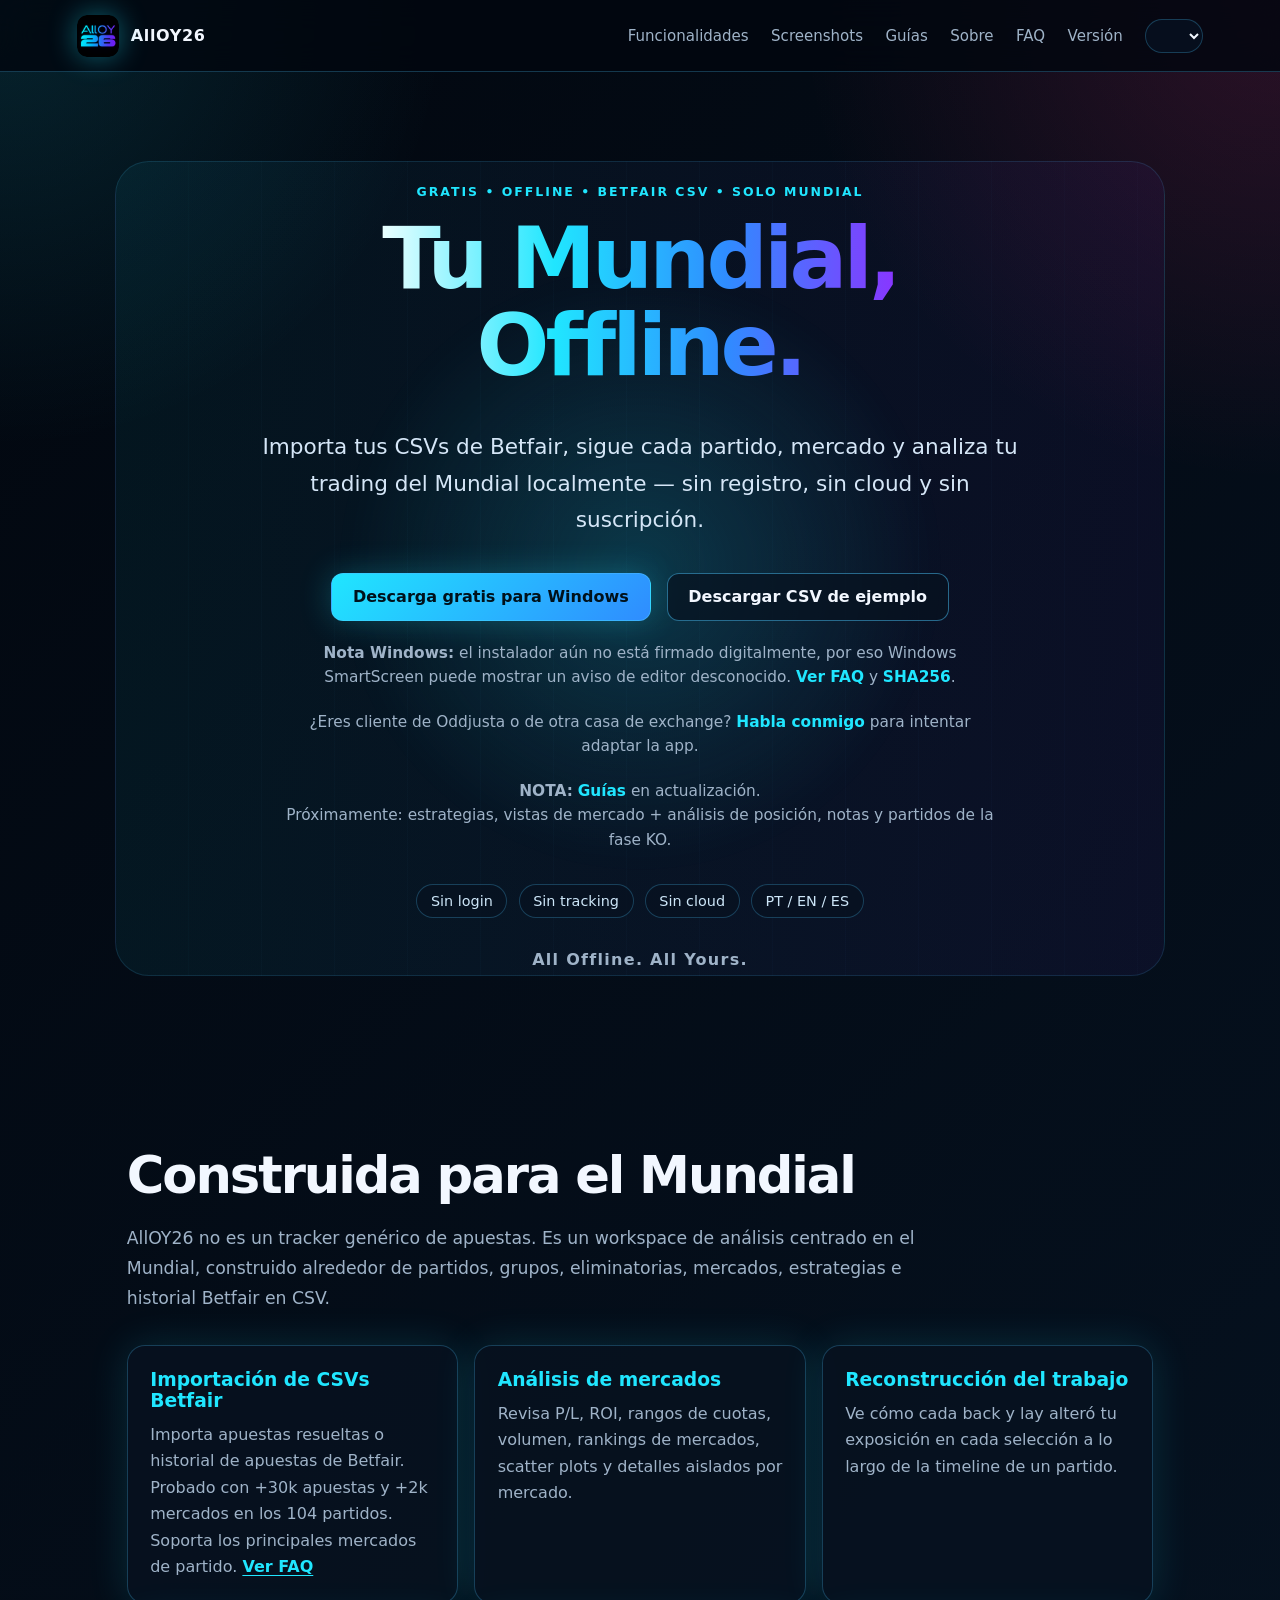
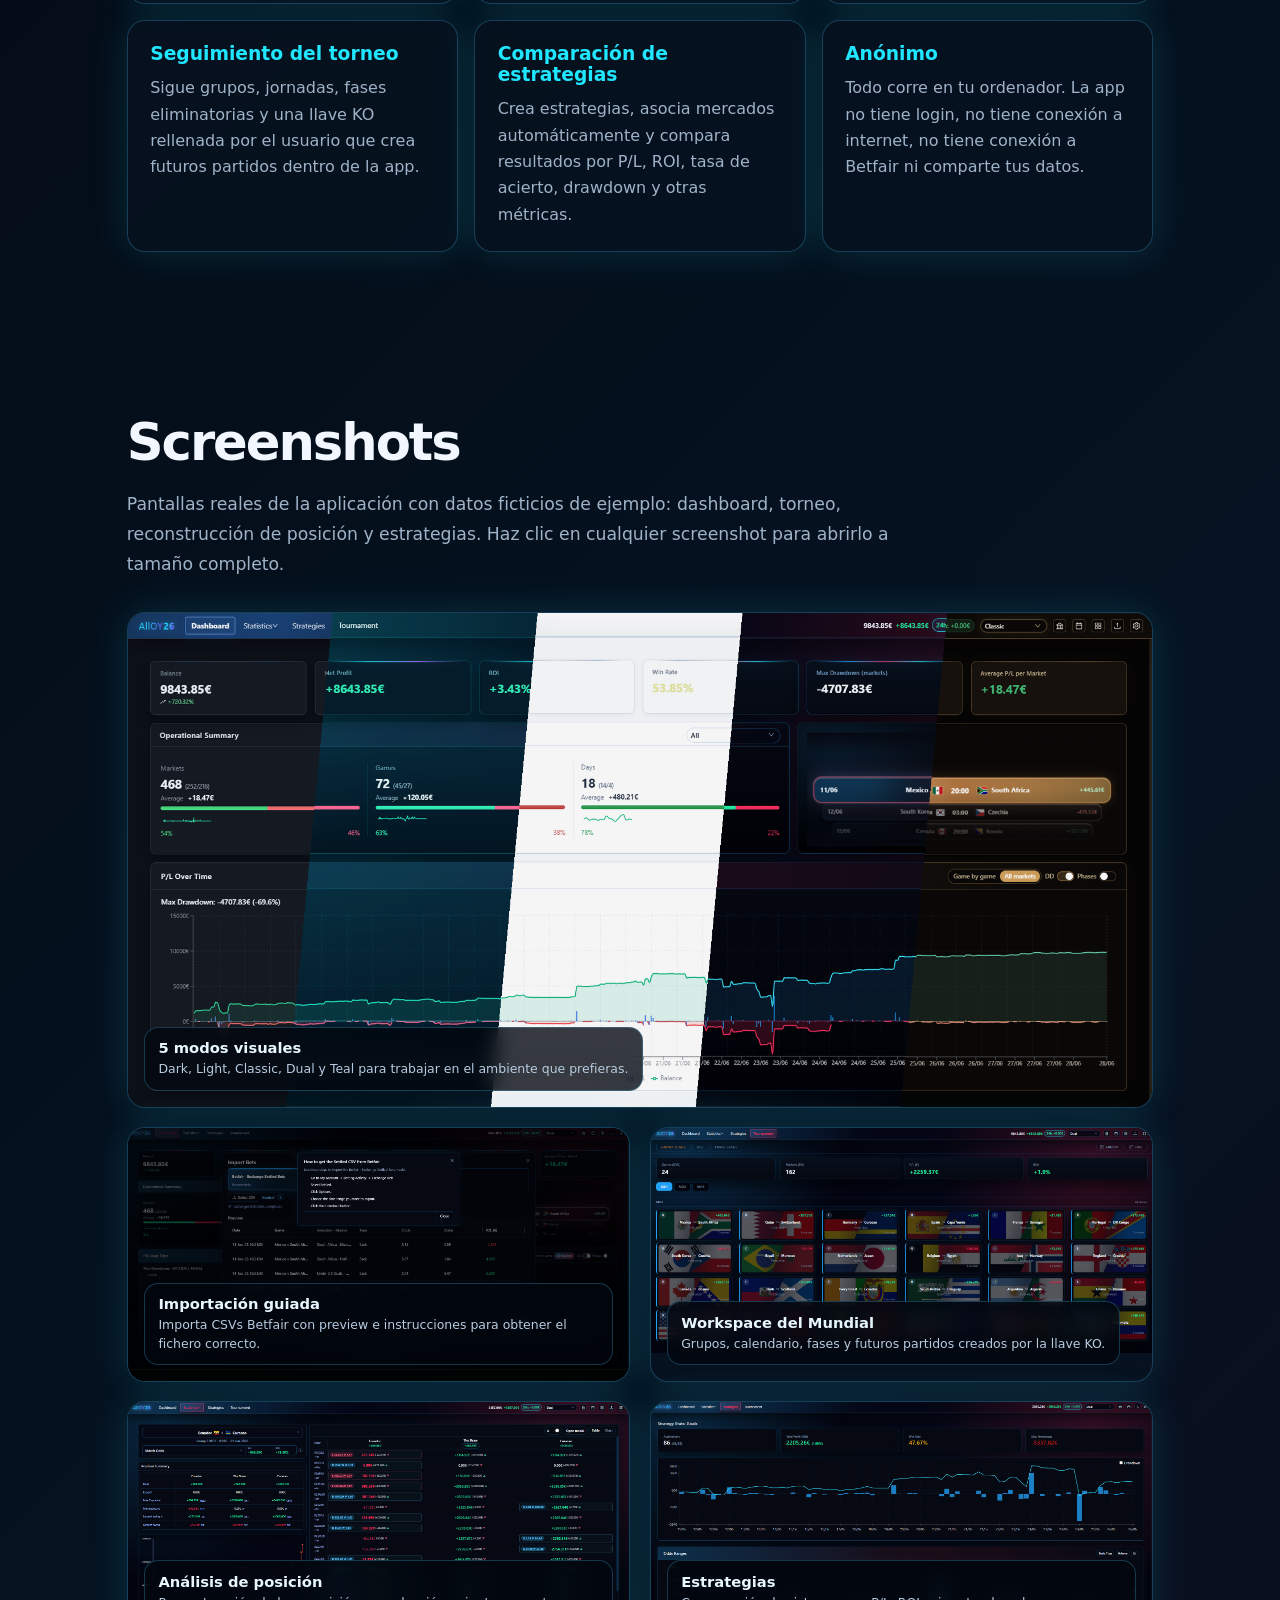
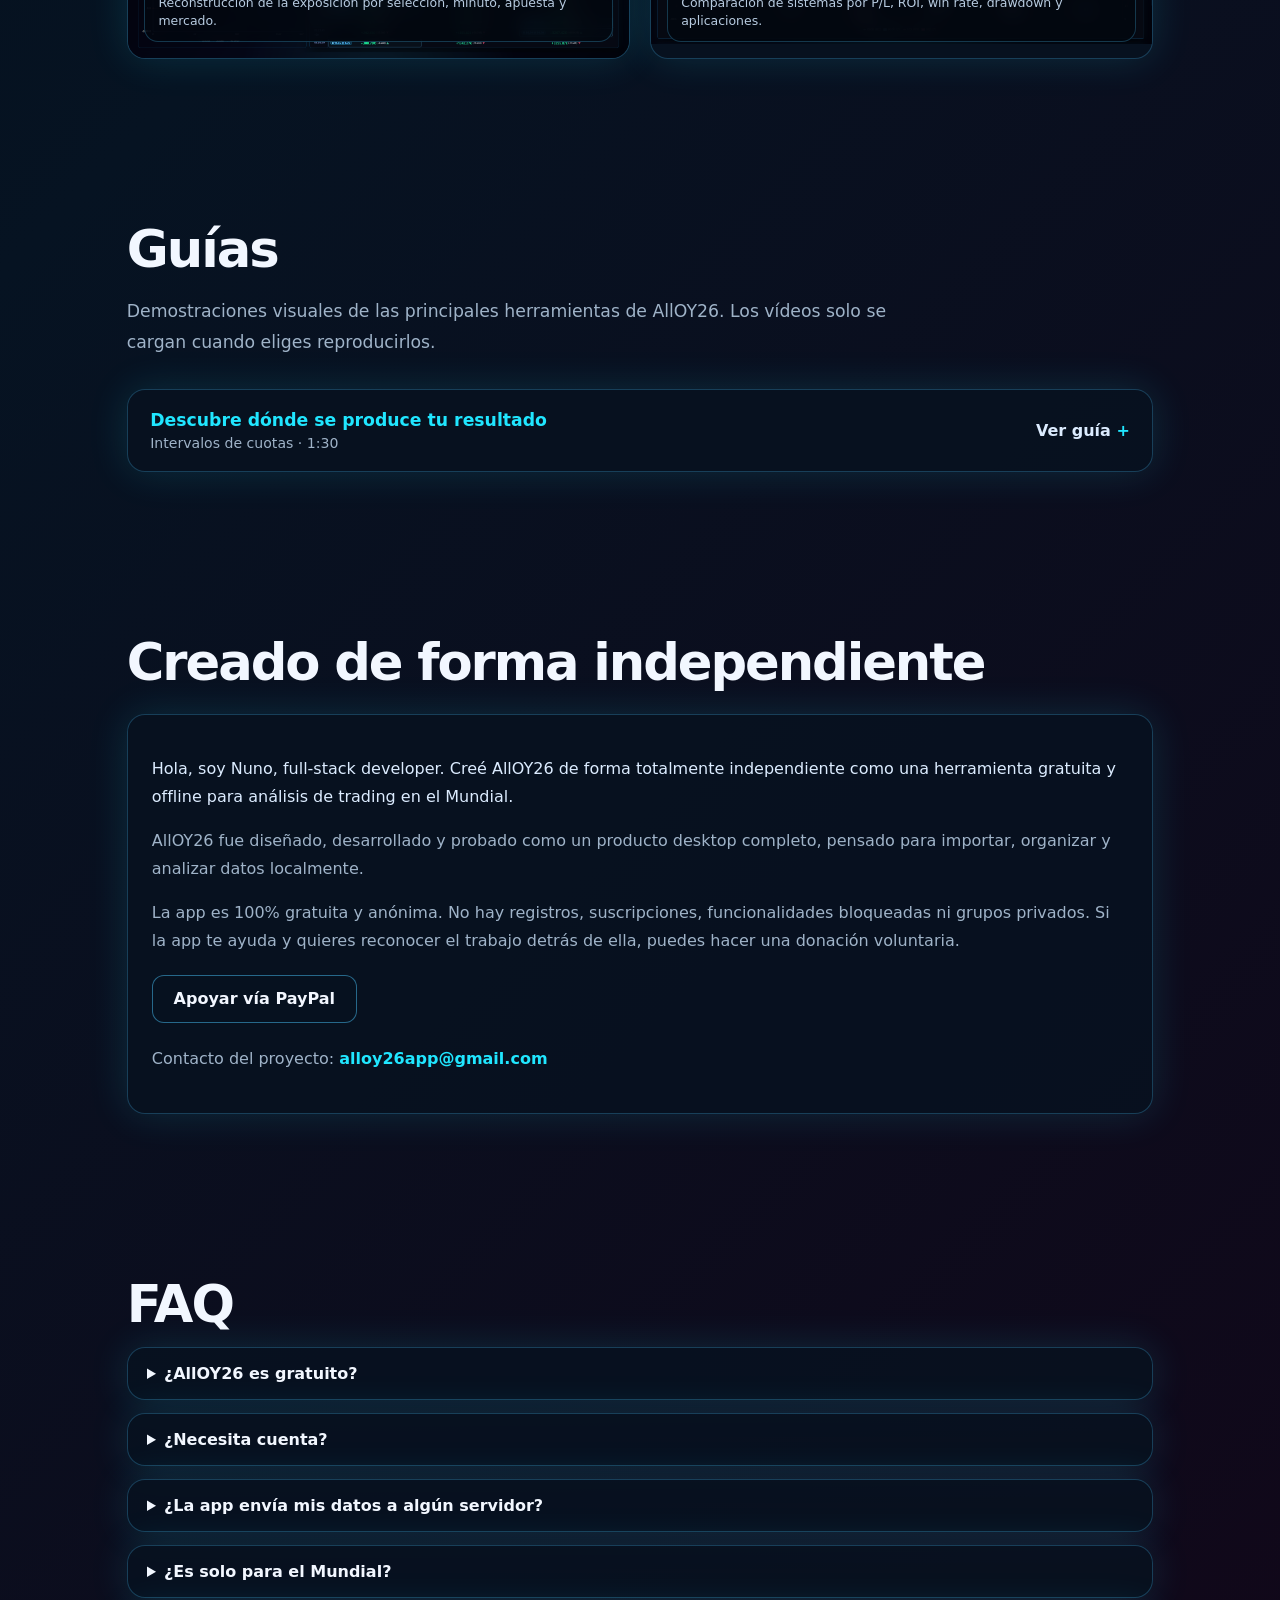
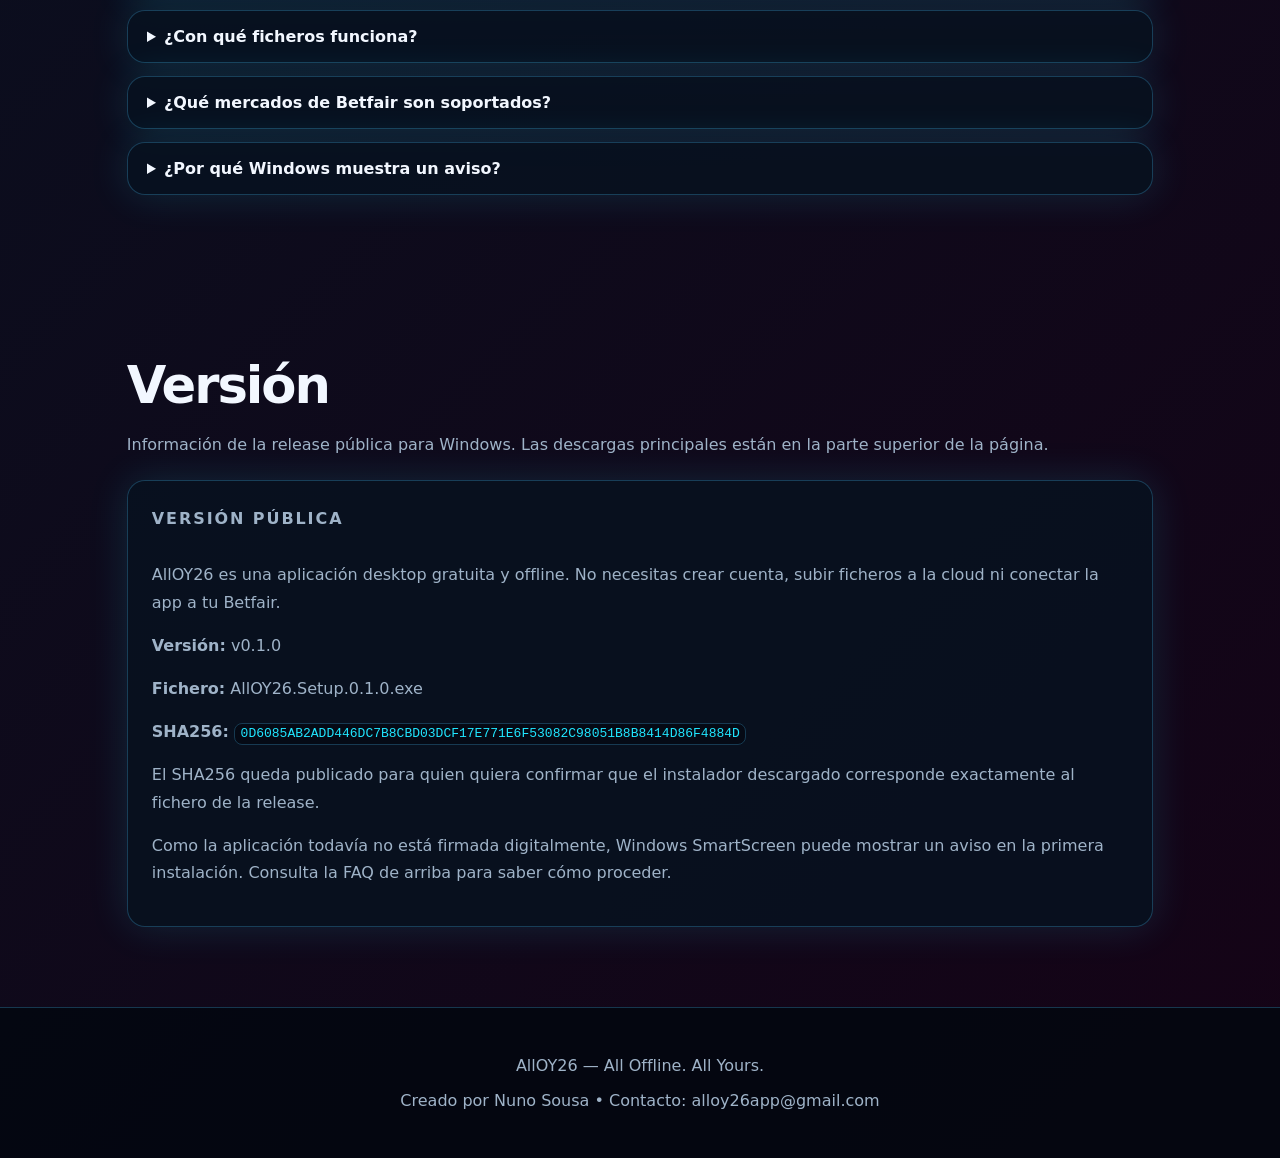
<file: es.html>
<!DOCTYPE html>
<html lang="es">
<head>
  <meta charset="UTF-8" />
  <meta name="viewport" content="width=device-width, initial-scale=1.0" />

  <title>AllOY26 — Analista Offline de Trading para el Mundial</title>

  <meta
    name="description"
    content="AllOY26 es una aplicación gratuita y offline para analizar trading del Mundial mediante CSVs de Betfair. Sin cuenta, sin cloud y sin suscripción."
  />

  <link rel="stylesheet" href="styles.css" />
</head>

<body>
  <header class="site-header">
    <div class="brand">
      <img class="brand-logo" src="assets/logo.png" alt="Logotipo AllOY26">
      <span>AllOY26</span>
    </div>

    <nav>
      <a href="#features">Funcionalidades</a>
      <a href="#screenshots">Screenshots</a>
      <a href="#guides">Guías</a>
      <a href="#about">Sobre</a>
      <a href="#faq">FAQ</a>
      <a href="#download">Versión</a>
      <label class="language-picker" aria-label="Elegir idioma">
        <select onchange="window.location.href = this.value">
          <option value="index.html">🇵🇹</option>
          <option value="en.html">🇬🇧</option>
          <option value="es.html" selected>🇪🇸</option>
        </select>
      </label>
    </nav>
  </header>

  <main>
    <section class="hero">
      <div class="hero-glow"></div>

      <p class="eyebrow">Gratis • Offline • Betfair CSV • Solo Mundial</p>

      <h1>Tu Mundial,<br>Offline.</h1>

      <p class="hero-text">
        Importa tus CSVs de Betfair, sigue cada partido, mercado y analiza tu
        trading del Mundial localmente — sin registro, sin cloud y sin suscripción.
      </p>

      <div class="hero-actions">
        <a class="btn primary" href="https://github.com/NunoSousa9/alloy26/releases/download/v0.1.0/AllOY26.Setup.0.1.0.exe">
          Descarga gratis para Windows
        </a>
        <a class="btn secondary" href="https://github.com/NunoSousa9/alloy26/releases/download/v0.1.0/ExchangeSettledBets_WCsample.csv">
          Descargar CSV de ejemplo
        </a>
      </div>

      <p class="hero-note">
        <strong>Nota Windows:</strong> el instalador aún no está firmado digitalmente,
        por eso Windows SmartScreen puede mostrar un aviso de editor desconocido.
        <a href="#faq">Ver FAQ</a> y <a href="#download">SHA256</a>.
      </p>

      <p class="hero-note">
        ¿Eres cliente de Oddjusta o de otra casa de exchange?
        <a href="mailto:alloy26app@gmail.com">Habla conmigo</a> para intentar adaptar la app.
      </p>

      <p class="hero-note">
        <strong>NOTA:</strong> <a href="#guides">Guías</a> en actualización.<br>
        Próximamente: estrategias, vistas de mercado + análisis de posición,
        notas y partidos de la fase KO.
      </p>

      <div class="trust-row">
        <span>Sin login</span>
        <span>Sin tracking</span>
        <span>Sin cloud</span>
        <span>PT / EN / ES</span>
      </div>

      <p class="tagline">All Offline. All Yours.</p>
    </section>

    <section id="features" class="section">
      <h2>Construida para el Mundial</h2>

      <p class="section-intro">
        AllOY26 no es un tracker genérico de apuestas. Es un workspace de análisis
        centrado en el Mundial, construido alrededor de partidos, grupos, eliminatorias,
        mercados, estrategias e historial Betfair en CSV.
      </p>

      <div class="feature-grid">
        <article>
          <h3>Importación de CSVs Betfair</h3>
          <p>
            Importa apuestas resueltas o historial de apuestas de Betfair. Probado
            con +30k apuestas y +2k mercados en los 104 partidos. Soporta los
            principales mercados de partido. <a href="#supported-markets">Ver FAQ</a>
          </p>
        </article>

        <article>
          <h3>Análisis de mercados</h3>
          <p>
            Revisa P/L, ROI, rangos de cuotas, volumen, rankings de mercados,
            scatter plots y detalles aislados por mercado.
          </p>
        </article>

        <article>
          <h3>Reconstrucción del trabajo</h3>
          <p>
            Ve cómo cada back y lay alteró tu exposición en cada selección
            a lo largo de la timeline de un partido.
          </p>
        </article>

        <article>
          <h3>Seguimiento del torneo</h3>
          <p>
            Sigue grupos, jornadas, fases eliminatorias y una llave KO rellenada
            por el usuario que crea futuros partidos dentro de la app.
          </p>
        </article>

        <article>
          <h3>Comparación de estrategias</h3>
          <p>
            Crea estrategias, asocia mercados automáticamente y compara resultados
            por P/L, ROI, tasa de acierto, drawdown y otras métricas.
          </p>
        </article>

        <article>
          <h3>Anónimo</h3>
          <p>
            Todo corre en tu ordenador. La app no tiene login, no tiene conexión a internet,
            no tiene conexión a Betfair ni comparte tus datos.
          </p>
        </article>
      </div>
    </section>

    <section id="screenshots" class="section screenshots">
      <h2>Screenshots</h2>

      <p class="section-intro">
        Pantallas reales de la aplicación con datos ficticios de ejemplo: dashboard,
        torneo, reconstrucción de posición y estrategias. Haz clic en cualquier
        screenshot para abrirlo a tamaño completo.
      </p>

      <div class="screenshot-showcase">
        <a class="screenshot-card screenshot-main" href="assets/visual-modes.png" target="_blank" rel="noopener">
          <img src="assets/visual-modes.png" alt="Dashboard AllOY26 dividido en cinco modos visuales">
          <figcaption>
            <strong>5 modos visuales</strong>
            <span>Dark, Light, Classic, Dual y Teal para trabajar en el ambiente que prefieras.</span>
          </figcaption>
        </a>

        <div class="screenshot-grid">
          <a class="screenshot-card" href="assets/import-guided.png" target="_blank" rel="noopener">
            <img src="assets/import-guided.png" alt="Importador AllOY26 con preview e instrucciones para obtener CSV Betfair">
            <figcaption>
              <strong>Importación guiada</strong>
              <span>Importa CSVs Betfair con preview e instrucciones para obtener el fichero correcto.</span>
            </figcaption>
          </a>

          <a class="screenshot-card" href="assets/tournament.png" target="_blank" rel="noopener">
            <img src="assets/tournament.png" alt="Área de torneo del Mundial en AllOY26">
            <figcaption>
              <strong>Workspace del Mundial</strong>
              <span>Grupos, calendario, fases y futuros partidos creados por la llave KO.</span>
            </figcaption>
          </a>

          <a class="screenshot-card" href="assets/position-analysis.png" target="_blank" rel="noopener">
            <img src="assets/position-analysis.png" alt="Análisis de posición y exposición en AllOY26">
            <figcaption>
              <strong>Análisis de posición</strong>
              <span>Reconstrucción de la exposición por selección, minuto, apuesta y mercado.</span>
            </figcaption>
          </a>

          <a class="screenshot-card" href="assets/strategies.png" target="_blank" rel="noopener">
            <img src="assets/strategies.png" alt="Página de estadísticas de estrategias en AllOY26">
            <figcaption>
              <strong>Estrategias</strong>
              <span>Comparación de sistemas por P/L, ROI, win rate, drawdown y aplicaciones.</span>
            </figcaption>
          </a>
        </div>
      </div>
    </section>

    <section id="guides" class="section guides">
      <h2>Guías</h2>

      <p class="section-intro">
        Demostraciones visuales de las principales herramientas de AllOY26.
        Los vídeos solo se cargan cuando eliges reproducirlos.
      </p>

      <div class="guide-list">
        <details class="guide-card">
          <summary>
            <span>
              <strong>Descubre dónde se produce tu resultado</strong>
              <small>Intervalos de cuotas · 1:30</small>
            </span>
            <span class="guide-summary-action">Ver guía</span>
          </summary>

          <div class="guide-content">
            <div class="guide-copy">
              <p>
                Los breakpoints definen los límites utilizados para agrupar las cuotas.
                Entre dos breakpoints se crea un nuevo intervalo.
              </p>

              <p>
                Cada barra representa la Ganancia/Pérdida total del intervalo. La altura
                de la línea discontinua en cada intervalo representa el número de apuestas
                realizadas en ese intervalo.
              </p>

              <div class="guide-reading">
                <p>
                  <strong>Barras · P/L</strong>
                  <span>Lectura en el eje izquierdo.</span>
                </p>
                <p>
                  <strong>Líneas discontinuas · Volumen</strong>
                  <span>Lectura en el eje derecho.</span>
                </p>
              </div>

              <p class="guide-tip">
                Activa Back/Lay para separar apuestas a favor y en contra, y añade
                breakpoints para analizar con mayor detalle los intervalos de cuotas relevantes.
              </p>
            </div>

            <div class="guide-video-shell" data-youtube-id="0q15yprqXrE">
              <button class="guide-video-trigger" type="button" aria-label="Reproducir guía de intervalos de cuotas">
                <img src="assets/guide-odds-range.png" alt="Gráfico de intervalos de cuotas de AllOY26">
                <span class="guide-play">
                  <span class="guide-play-icon" aria-hidden="true">▶</span>
                  Ver demostración
                </span>
              </button>
            </div>
          </div>
        </details>
      </div>
    </section>

    <section id="about" class="section about">
      <h2>Creado de forma independiente</h2>

      <div class="about-card">
        <p>
          Hola, soy Nuno, full-stack developer. Creé AllOY26 de forma totalmente
          independiente como una herramienta gratuita y offline para análisis de
          trading en el Mundial.
        </p>

        <p>
          AllOY26 fue diseñado, desarrollado y probado como un producto desktop
          completo, pensado para importar, organizar y analizar datos localmente.
        </p>

        <p>
          La app es 100% gratuita y anónima. No hay registros, suscripciones,
          funcionalidades bloqueadas ni grupos privados. Si la app te ayuda y
          quieres reconocer el trabajo detrás de ella, puedes hacer una donación
          voluntaria.
        </p>

        <div class="about-actions">
          <a class="btn secondary" href="https://www.paypal.com/paypalme/AllOYApp" target="_blank" rel="noopener">
            Apoyar vía PayPal
          </a>
        </div>

        <p>
          Contacto del proyecto:
          <a href="mailto:alloy26app@gmail.com">alloy26app@gmail.com</a>
        </p>
      </div>
    </section>

    <section id="faq" class="section faq">
      <h2>FAQ</h2>

      <details>
        <summary>¿AllOY26 es gratuito?</summary>
        <p>Sí. La aplicación es gratuita para descargar y usar.</p>
      </details>

      <details>
        <summary>¿Necesita cuenta?</summary>
        <p>No. No existe login, sistema de cuentas ni registro.</p>
      </details>

      <details>
        <summary>¿La app envía mis datos a algún servidor?</summary>
        <p>No. AllOY26 es offline. Tus CSVs y datos se quedan en tu ordenador.</p>
      </details>

      <details>
        <summary>¿Es solo para el Mundial?</summary>
        <p>
          Sí. AllOY26 fue construido específicamente para la estructura, calendario,
          grupos y fases eliminatorias del Mundial.
        </p>
      </details>

      <details>
        <summary>¿Con qué ficheros funciona?</summary>
        <p>
          La aplicación fue pensada para importar CSVs de Betfair relacionados con
          apuestas y mercados del Mundial.
        </p>
      </details>

      <details id="supported-markets">
        <summary>¿Qué mercados de Betfair son soportados?</summary>
        <p>
          AllOY26 soporta los principales mercados de partido del Mundial. Lista
          usando los nombres ingleses de Betfair:
        </p>
          <p>
            -Match Odds; <br/>
            -Over/Under Goals; <br/>
            -Correct Score; <br/>
            -Half Time; <br/>
            -First Half Goals;<br/>
            -Half Time Score; <br/>
            -Extra Time; <br/>
            -ET Over/Under Goals; <br/>
            -ET Correct Score; <br/>
            -Both Teams to Score?; <br/>
            -Double Chance; <br/>
            -Draw no Bet; <br/>
            -Method of Victory; <br/>
            -To Qualify;<br/>
            -Winner; <br/>
            -To Lift The Trophy.<br/>
          </p>
        <p>
          No soporta mercados de córners, tarjetas, handicaps, jugadores o especiales.
        </p>
      </details>

      <details>
        <summary>¿Por qué Windows muestra un aviso?</summary>
        <p>
          Como AllOY26 es una app indie nueva y todavía no tiene certificado de firma
          digital, Windows SmartScreen puede mostrar un aviso en la primera instalación.
          Esto es común en aplicaciones nuevas de desarrolladores independientes.
        </p>
        <p>
          Para instalar, haz clic en "Más información" y después en "Ejecutar de todos modos".
          También puedes verificar la integridad del fichero mediante el SHA256 publicado
          en la sección Versión.
        </p>
      </details>

    </section>

    <section id="download" class="section download">
      <h2>Versión</h2>
    
      <p>
        Información de la release pública para Windows. Las descargas principales
        están en la parte superior de la página.
      </p>
    
      <div class="download-box">
        <p class="status">Versión pública</p>
    
        <p>
          AllOY26 es una aplicación desktop gratuita y offline. No necesitas crear
          cuenta, subir ficheros a la cloud ni conectar la app a tu Betfair.
        </p>
    
        <p>
          <strong>Versión:</strong> v0.1.0
        </p>
    
        <p>
          <strong>Fichero:</strong> AllOY26.Setup.0.1.0.exe
        </p>
    
        <p>
          <strong>SHA256:</strong>
          <code>0D6085AB2ADD446DC7B8CBD03DCF17E771E6F53082C98051B8B8414D86F4884D</code>
        </p>
    
        <p>
          El SHA256 queda publicado para quien quiera confirmar que el instalador
          descargado corresponde exactamente al fichero de la release.
        </p>
    
        <p>
          Como la aplicación todavía no está firmada digitalmente, Windows SmartScreen
          puede mostrar un aviso en la primera instalación. Consulta la FAQ de arriba
          para saber cómo proceder.
        </p>
      </div>
    </section>
  </main>

  <footer>
    <p>AllOY26 — All Offline. All Yours.</p>
    <p>Creado por Nuno Sousa • Contacto: alloy26app@gmail.com</p>
  </footer>

  <script>
    function openAnchoredDetails() {
      const targetId = window.location.hash.slice(1);
      if (!targetId) return;

      const target = document.getElementById(targetId);
      if (target && target.tagName.toLowerCase() === "details") {
        target.open = true;
        const scrollTarget = target.closest(".faq") || target;
        scrollTarget.scrollIntoView({ behavior: "smooth", block: "start" });
      }
    }

    window.addEventListener("DOMContentLoaded", openAnchoredDetails);
    window.addEventListener("hashchange", openAnchoredDetails);

    document.querySelectorAll(".guide-video-trigger").forEach((trigger) => {
      trigger.addEventListener("click", () => {
        const shell = trigger.closest(".guide-video-shell");
        const videoId = shell?.dataset.youtubeId;
        if (!shell || !videoId) return;

        const iframe = document.createElement("iframe");
        iframe.src = `https://www.youtube-nocookie.com/embed/${videoId}?autoplay=1&rel=0`;
        iframe.title = "Guía AllOY26: intervalos de cuotas";
        iframe.allow = "accelerometer; autoplay; clipboard-write; encrypted-media; gyroscope; picture-in-picture; web-share";
        iframe.allowFullscreen = true;
        iframe.referrerPolicy = "strict-origin-when-cross-origin";

        shell.replaceChildren(iframe);
      }, { once: true });
    });
  </script>
</body>
</html>
</file>
<file: styles.css>
:root {
  --bg: #02070f;
  --bg-soft: #061424;
  --card: rgba(7, 18, 32, 0.86);
  --card-strong: rgba(10, 28, 48, 0.95);
  --border: rgba(74, 198, 255, 0.26);
  --border-strong: rgba(74, 198, 255, 0.48);
  --text: #f2f7ff;
  --muted: #9fb3c8;
  --cyan: #20e6ff;
  --blue: #2f8cff;
  --violet: #8a35ff;
  --pink: #ff2d7a;
  --green: #21f0a0;
  --shadow: 0 0 40px rgba(32, 230, 255, 0.14);
}

* {
  box-sizing: border-box;
}

html {
  scroll-behavior: smooth;
}

body {
  margin: 0;
  font-family: Inter, system-ui, -apple-system, BlinkMacSystemFont, "Segoe UI", sans-serif;
  background:
    radial-gradient(circle at top left, rgba(32, 230, 255, 0.13), transparent 28rem),
    radial-gradient(circle at top right, rgba(255, 45, 122, 0.16), transparent 30rem),
    linear-gradient(135deg, #02070f 0%, #061322 48%, #150316 100%);
  color: var(--text);
  min-height: 100vh;
}

a {
  color: inherit;
  text-decoration: none;
}

.site-header {
  position: sticky;
  top: 0;
  z-index: 10;
  height: 72px;
  display: flex;
  align-items: center;
  justify-content: space-between;
  padding: 0 6vw;
  border-bottom: 1px solid var(--border);
  background: rgba(2, 7, 15, 0.82);
  backdrop-filter: blur(16px);
}

.brand {
  display: flex;
  align-items: center;
  gap: 0.75rem;
  font-weight: 800;
  letter-spacing: 0.04em;
}

.brand-logo {
  width: 42px;
  height: 42px;
  object-fit: contain;
  border-radius: 10px;
  display: block;
  filter: drop-shadow(0 0 14px rgba(32, 230, 255, 0.4));
}

nav {
  display: flex;
  align-items: center;
  gap: 1.4rem;
  color: var(--muted);
  font-size: 0.94rem;
}

nav a:hover {
  color: var(--cyan);
}

.language-picker {
  position: relative;
}

.language-picker select {
  min-height: 34px;
  width: 58px;
  padding: 0 1.6rem 0 0.65rem;
  border: 1px solid var(--border);
  border-radius: 999px;
  background: rgba(7, 18, 32, 0.82);
  color: var(--text);
  font: inherit;
  cursor: pointer;
  outline: none;
}

.language-picker select:hover,
.language-picker select:focus {
  border-color: var(--cyan);
}

main {
  overflow: hidden;
}

.hero {
  position: relative;
  min-height: calc(100vh - 72px);
  display: grid;
  place-items: center;
  text-align: center;
  padding: 7rem 6vw 5rem;
}

.hero::before {
  content: "";
  position: absolute;
  inset: 9%;
  border: 1px solid rgba(74, 198, 255, 0.14);
  border-radius: 34px;
  background:
    linear-gradient(90deg, rgba(32, 230, 255, 0.06), rgba(138, 53, 255, 0.06)),
    repeating-linear-gradient(
      90deg,
      transparent 0,
      transparent 72px,
      rgba(74, 198, 255, 0.035) 73px
    );
  pointer-events: none;
}

.hero > * {
  position: relative;
  z-index: 2;
}

.hero-glow {
  position: absolute;
  width: 620px;
  height: 620px;
  border-radius: 50%;
  background: radial-gradient(circle, rgba(32, 230, 255, 0.18), transparent 68%);
  filter: blur(12px);
}

.eyebrow {
  margin: 0 0 1rem;
  color: var(--cyan);
  font-weight: 800;
  letter-spacing: 0.16em;
  text-transform: uppercase;
  font-size: 0.78rem;
}

h1 {
  max-width: 980px;
  margin: 0;
  font-size: clamp(2.8rem, 6.7vw, 6.2rem);
  line-height: 1.02;
  letter-spacing: -0.045em;
  background: linear-gradient(90deg, #eaffff, var(--cyan), var(--blue), var(--violet));
  -webkit-background-clip: text;
  background-clip: text;
  color: transparent;
  padding-bottom: 0.08em;
}

.hero-text {
  max-width: 760px;
  margin: 2rem auto 0;
  color: #d5e6f7;
  font-size: clamp(1.05rem, 1.8vw, 1.35rem);
  line-height: 1.7;
}

.hero-note {
  max-width: 720px;
  margin: 1.25rem auto 0;
  color: var(--muted);
  font-size: 0.96rem;
  line-height: 1.6;
}

.hero-note a {
  color: var(--cyan);
  font-weight: 800;
}

.hero-actions {
  display: flex;
  justify-content: center;
  gap: 1rem;
  flex-wrap: wrap;
  margin-top: 2.1rem;
}

.btn {
  display: inline-flex;
  align-items: center;
  justify-content: center;
  min-height: 48px;
  padding: 0 1.3rem;
  border-radius: 12px;
  font-weight: 800;
  border: 1px solid var(--border-strong);
  transition: transform 0.16s ease, box-shadow 0.16s ease, border-color 0.16s ease;
}

.btn:hover {
  transform: translateY(-2px);
}

.btn.primary {
  background: linear-gradient(135deg, var(--cyan), var(--blue));
  color: #00111b;
  box-shadow: 0 0 32px rgba(32, 230, 255, 0.24);
}

.btn.secondary {
  background: rgba(7, 18, 32, 0.74);
  color: var(--text);
}

.trust-row {
  display: flex;
  justify-content: center;
  gap: 0.7rem;
  flex-wrap: wrap;
  margin-top: 2rem;
}

.trust-row span {
  border: 1px solid var(--border);
  background: rgba(7, 18, 32, 0.75);
  color: #cde6f8;
  border-radius: 999px;
  padding: 0.5rem 0.85rem;
  font-size: 0.9rem;
}

.tagline {
  margin-top: 2rem;
  color: var(--muted);
  font-weight: 700;
  letter-spacing: 0.08em;
}

.section {
  max-width: 1180px;
  margin: 0 auto;
  padding: 5rem 6vw;
  scroll-margin-top: 88px;
}

.section h2 {
  margin: 0;
  font-size: clamp(2rem, 4vw, 3.5rem);
  letter-spacing: -0.04em;
}

.section-intro {
  max-width: 800px;
  color: var(--muted);
  font-size: 1.08rem;
  line-height: 1.75;
}

.feature-grid {
  display: grid;
  grid-template-columns: repeat(3, minmax(0, 1fr));
  gap: 1rem;
  margin-top: 2rem;
}

.feature-grid article,
.download-box,
.faq details,
.screenshot-card,
.about-card {
  border: 1px solid var(--border);
  background: var(--card);
  border-radius: 18px;
  box-shadow: var(--shadow);
}

.feature-grid article {
  padding: 1.4rem;
}

.feature-grid h3 {
  margin: 0 0 0.7rem;
  color: var(--cyan);
}

.feature-grid p {
  margin: 0;
  color: var(--muted);
  line-height: 1.65;
}

.feature-grid a {
  color: var(--cyan);
  font-weight: 700;
  text-decoration: underline;
  text-decoration-thickness: 1px;
  text-underline-offset: 0.18em;
}

.screenshot-showcase {
  margin-top: 2rem;
}

.screenshot-grid {
  display: grid;
  grid-template-columns: repeat(2, minmax(0, 1fr));
  gap: 1.2rem;
  margin-top: 1.2rem;
}

.screenshot-card {
  margin: 0;
  color: var(--muted);
  overflow: hidden;
  position: relative;
  background: rgba(7, 18, 32, 0.86);
}

.screenshot-card img {
  width: 100%;
  height: auto;
  display: block;
  opacity: 0.96;
  transition: transform 0.25s ease, opacity 0.25s ease;
}

.screenshot-main img {
  width: 100%;
}

.screenshot-main {
  display: block;
}

.screenshot-card:hover img {
  transform: scale(1.015);
  opacity: 1;
}

.screenshot-card figcaption {
  position: absolute;
  left: 1rem;
  bottom: 1rem;
  max-width: min(520px, calc(100% - 2rem));
  padding: 0.7rem 0.85rem;
  border-radius: 14px;
  background: rgba(2, 7, 15, 0.78);
  border: 1px solid var(--border);
  color: #e8f7ff;
  backdrop-filter: blur(10px);
}

.screenshot-card figcaption strong,
.screenshot-card figcaption span {
  display: block;
}

.screenshot-card figcaption strong {
  font-size: 0.92rem;
  font-weight: 900;
}

.screenshot-card figcaption span {
  margin-top: 0.25rem;
  color: #b7cbe0;
  font-size: 0.78rem;
  line-height: 1.45;
}

.placeholder {
  background:
    linear-gradient(135deg, rgba(32, 230, 255, 0.08), rgba(255, 45, 122, 0.08)),
    repeating-linear-gradient(
      0deg,
      rgba(255, 255, 255, 0.035) 0,
      rgba(255, 255, 255, 0.035) 1px,
      transparent 1px,
      transparent 38px
    );
}

.download-box {
  margin-top: 1.4rem;
  padding: 1.5rem;
}

.status {
  display: inline-flex;
  margin: 0 0 0.8rem;
  color: var(--green);
  font-weight: 900;
  text-transform: uppercase;
  letter-spacing: 0.12em;
}

.download p {
  color: var(--muted);
  line-height: 1.7;
}

.about-card {
  margin-top: 1.4rem;
  padding: 1.5rem;
}

.about-card p {
  color: var(--muted);
  line-height: 1.75;
}

.about-card p:first-child {
  color: #dcecff;
}

.about-actions {
  margin: 1.25rem 0 1.4rem;
}

.about-card .btn {
  color: var(--text);
}

.about-card a {
  color: var(--cyan);
  font-weight: 800;
}

.faq details {
  padding: 1rem 1.2rem;
  margin-top: 0.8rem;
}

.faq summary {
  cursor: pointer;
  font-weight: 800;
}

.faq p {
  color: var(--muted);
  line-height: 1.6;
}

.download-actions {
  display: flex;
  gap: 1rem;
  flex-wrap: wrap;
  margin-top: 1.2rem;
}

code {
  color: var(--cyan);
  background: rgba(2, 7, 15, 0.55);
  border: 1px solid var(--border);
  border-radius: 8px;
  padding: 0.15rem 0.35rem;
  word-break: break-all;
}

footer {
  border-top: 1px solid var(--border);
  padding: 2rem 6vw;
  color: var(--muted);
  text-align: center;
  background: rgba(2, 7, 15, 0.82);
}

.guide-list {
  margin-top: 2rem;
}

.guide-card {
  overflow: hidden;
  border: 1px solid var(--border);
  border-radius: 18px;
  background: var(--card);
  box-shadow: var(--shadow);
}

.guide-card summary {
  display: flex;
  align-items: center;
  justify-content: space-between;
  gap: 1rem;
  padding: 1.25rem 1.4rem;
  cursor: pointer;
  list-style: none;
}

.guide-card summary::-webkit-details-marker {
  display: none;
}

.guide-card summary > span:first-child,
.guide-card summary strong,
.guide-card summary small {
  display: block;
}

.guide-card summary strong {
  color: var(--cyan);
  font-size: 1.08rem;
}

.guide-card summary small {
  margin-top: 0.3rem;
  color: var(--muted);
  font-size: 0.88rem;
}

.guide-summary-action {
  flex: 0 0 auto;
  color: #dcecff;
  font-weight: 800;
}

.guide-summary-action::after {
  content: " +";
  color: var(--cyan);
}

.guide-card[open] .guide-summary-action::after {
  content: " −";
}

.guide-content {
  display: grid;
  grid-template-columns: minmax(260px, 0.72fr) minmax(0, 1.28fr);
  gap: 1.4rem;
  padding: 0 1.4rem 1.4rem;
  border-top: 1px solid var(--border);
}

.guide-copy {
  padding-top: 1.2rem;
}

.guide-copy p,
.guide-copy li {
  color: var(--muted);
  line-height: 1.65;
}

.guide-copy p:first-child {
  margin-top: 0;
  color: #dcecff;
}

.guide-copy strong {
  color: var(--text);
}

.guide-reading {
  display: grid;
  gap: 0.65rem;
  margin-top: 1.2rem;
}

.guide-reading p {
  margin: 0;
  padding: 0.8rem 0.9rem;
  border: 1px solid var(--border);
  border-radius: 12px;
  background: rgba(2, 7, 15, 0.45);
}

.guide-reading strong,
.guide-reading span {
  display: block;
}

.guide-reading strong {
  color: var(--cyan);
}

.guide-reading span {
  margin-top: 0.2rem;
  color: var(--muted);
  font-size: 0.9rem;
}

.guide-copy .guide-tip {
  margin-bottom: 0;
  color: #dcecff;
}

.guide-video-shell {
  min-width: 0;
  margin-top: 1.4rem;
  aspect-ratio: 16 / 9;
  overflow: hidden;
  border: 1px solid var(--border-strong);
  border-radius: 14px;
  background: #02070f;
}

.guide-video-trigger {
  position: relative;
  width: 100%;
  height: 100%;
  padding: 0;
  border: 0;
  background: #02070f;
  cursor: pointer;
}

.guide-video-trigger::after {
  content: "";
  position: absolute;
  inset: 0;
  background: linear-gradient(180deg, transparent 50%, rgba(2, 7, 15, 0.72));
}

.guide-video-trigger img,
.guide-video-shell iframe {
  width: 100%;
  height: 100%;
  display: block;
  border: 0;
}

.guide-video-trigger img {
  object-fit: cover;
  transition: transform 0.25s ease, opacity 0.25s ease;
}

.guide-video-trigger:hover img {
  transform: scale(1.015);
  opacity: 0.9;
}

.guide-play {
  position: absolute;
  z-index: 1;
  left: 50%;
  top: 50%;
  display: inline-flex;
  align-items: center;
  gap: 0.65rem;
  transform: translate(-50%, -50%);
  padding: 0.8rem 1rem;
  border: 1px solid var(--border-strong);
  border-radius: 999px;
  background: rgba(2, 7, 15, 0.88);
  color: var(--text);
  font: inherit;
  font-weight: 900;
  white-space: nowrap;
  box-shadow: 0 0 28px rgba(32, 230, 255, 0.22);
}

.guide-play-icon {
  color: var(--cyan);
}

@media (max-width: 900px) {
  .site-header {
    height: auto;
    min-height: 72px;
    align-items: flex-start;
    flex-direction: column;
    gap: 1rem;
    padding: 1rem 6vw;
  }

  nav {
    flex-wrap: wrap;
  }

  .hero {
    padding-top: 5rem;
  }

  .feature-grid,
  .screenshot-grid {
    grid-template-columns: 1fr;
  }

  .guide-content {
    grid-template-columns: 1fr;
  }

  .guide-video-shell {
    margin-top: 0;
  }

  .hero::before {
    inset: 3%;
  }
}
</file>
